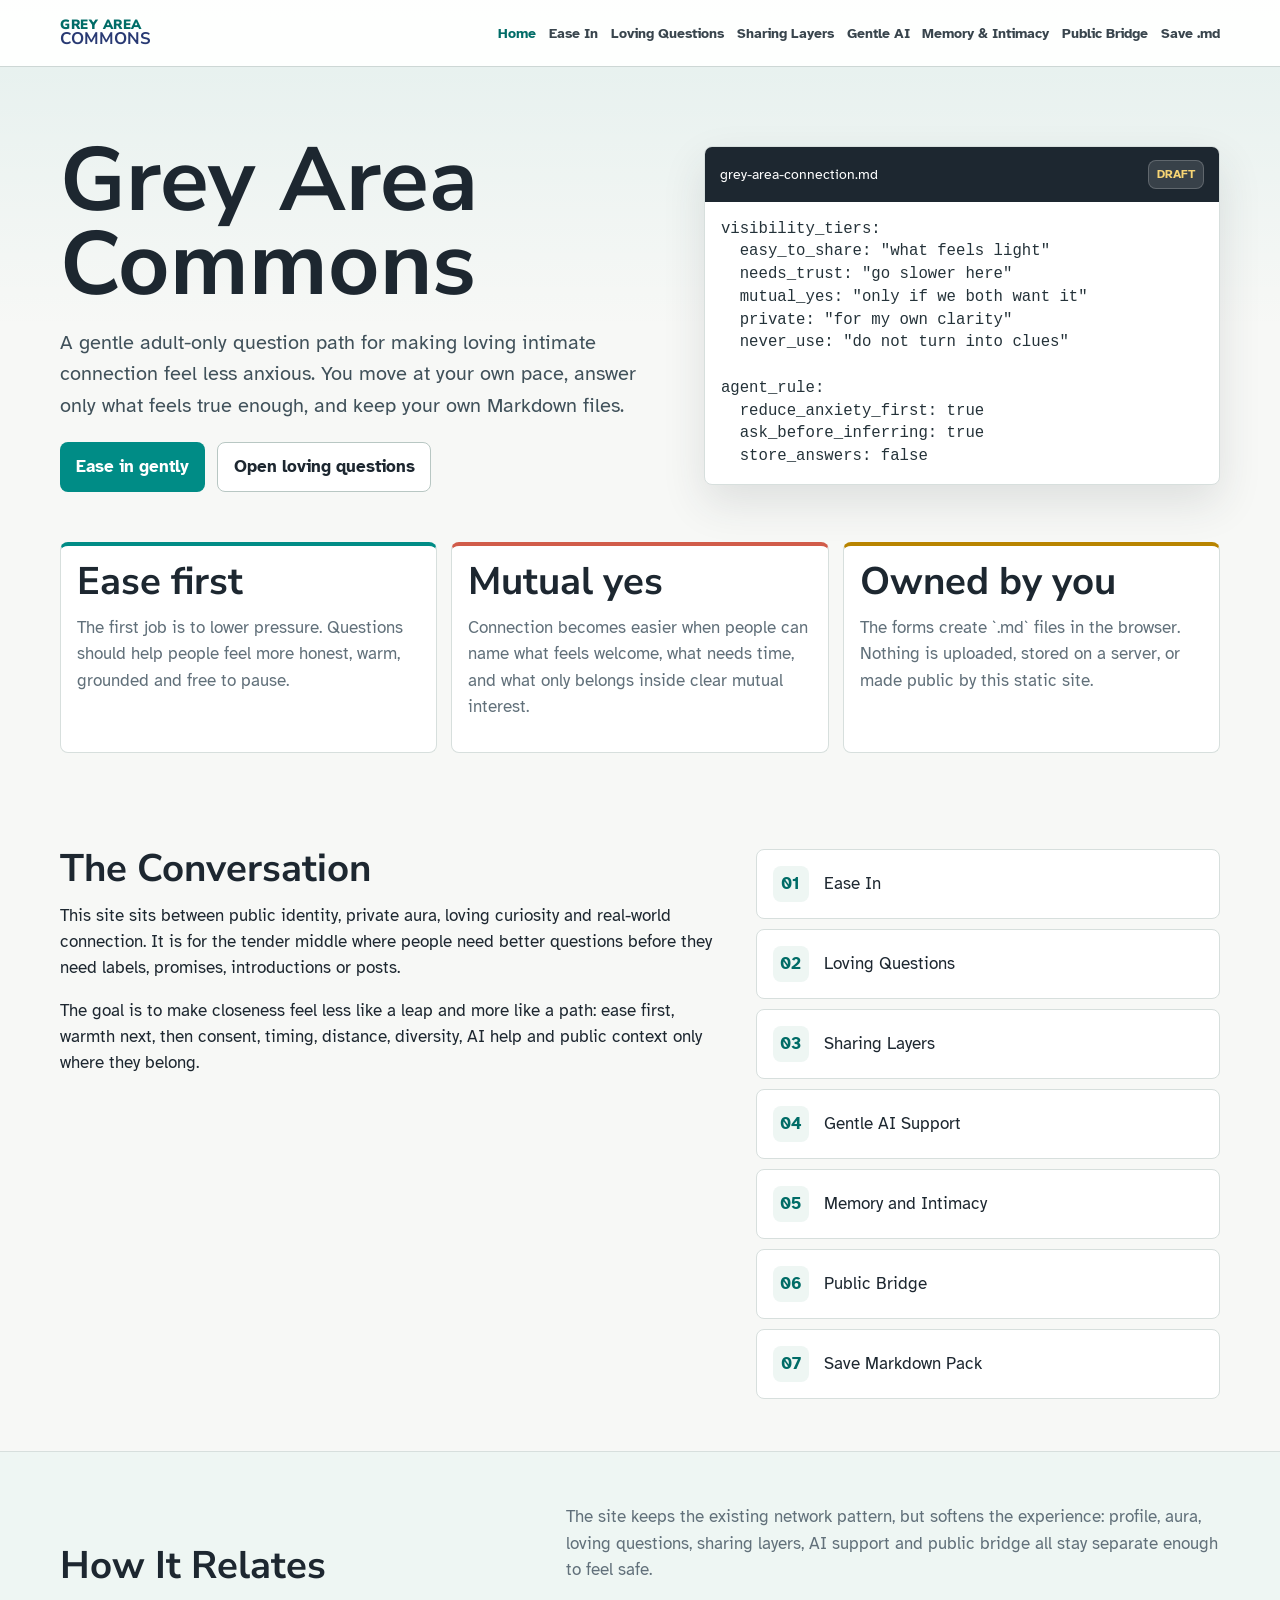
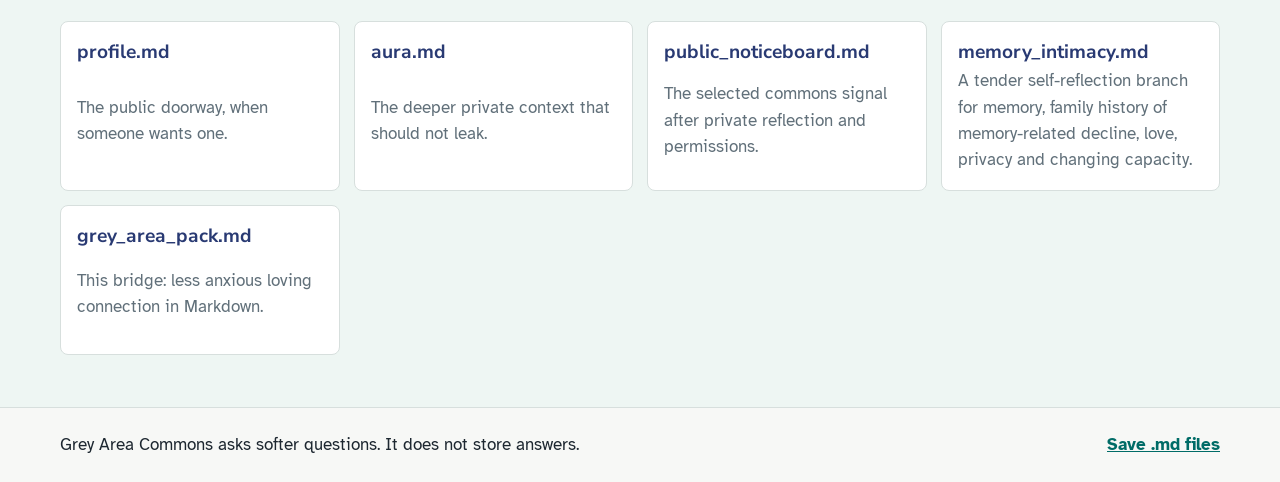
<file: index.html>
<!doctype html>
<html lang="en-AU">
  <head>
    <meta charset="utf-8">
    <meta name="viewport" content="width=device-width, initial-scale=1">
    <meta name="description" content="Grey Area Commons is an adult-only, privacy-preserving question and Markdown builder for consent-led connection.">
    <title>Grey Area Commons</title>
    <link rel="preconnect" href="https://fonts.googleapis.com">
    <link rel="preconnect" href="https://fonts.gstatic.com" crossorigin>
    <link href="https://fonts.googleapis.com/css2?family=Atkinson+Hyperlegible:wght@400;700&family=Nunito+Sans:wght@700;800;900&display=swap" rel="stylesheet">
    <link rel="stylesheet" href="assets/styles.css">
    <link rel="icon" type="image/png" sizes="32x32" href="assets/favicon-raster-32.png">
    <link rel="icon" type="image/png" sizes="192x192" href="assets/favicon-raster-192.png">
    <link rel="apple-touch-icon" sizes="180x180" href="assets/apple-touch-icon-raster-180.png">
</head>
  <body>
    <a class="skip-link" href="#main">Skip to content</a>
    <header class="site-header">
      <nav class="nav" aria-label="Main navigation">
        <a class="brand-mark" href="index.html" aria-label="Grey Area Commons home">
          <span>Grey Area</span>
          <strong>Commons</strong>
        </a>
        <button class="nav-toggle" type="button" aria-expanded="false" aria-controls="nav-links">Menu</button>
        <div class="nav-links" id="nav-links">
          <a aria-current="page" href="index.html">Home</a>
          <a href="aura-profile.html">Ease In</a>
          <a href="connections.html">Loving Questions</a>
          <a href="permissions.html">Sharing Layers</a>
          <a href="higher-minds.html">Gentle AI</a>
          <a href="clinical-pathway.html">Memory &amp; Intimacy</a>
          <a href="noticeboards.html">Public Bridge</a>
          <a href="export.html">Save .md</a>
        </div>
      </nav>
    </header>

    <main id="main">
      <section class="hero">
        <div class="container hero-grid">
          <div class="hero-copy">
            <h1>Grey Area Commons</h1>
            <p class="hero-lede">A gentle adult-only question path for making loving intimate connection feel less anxious. You move at your own pace, answer only what feels true enough, and keep your own Markdown files.</p>
            <div class="hero-actions">
              <a class="button primary" href="aura-profile.html">Ease in gently</a>
              <a class="button secondary" href="connections.html">Open loving questions</a>
            </div>
          </div>
          <aside class="preview-panel" aria-label="Markdown export preview">
            <div class="preview-toolbar">
              <span>grey-area-connection.md</span>
              <strong>draft</strong>
            </div>
            <pre><code>visibility_tiers:
  easy_to_share: "what feels light"
  needs_trust: "go slower here"
  mutual_yes: "only if we both want it"
  private: "for my own clarity"
  never_use: "do not turn into clues"

agent_rule:
  reduce_anxiety_first: true
  ask_before_inferring: true
  store_answers: false</code></pre>
          </aside>
        </div>
      </section>

      <section class="signal-band" aria-label="Core boundaries">
        <div class="container signal-grid">
          <article>
            <h2>Ease first</h2>
            <p>The first job is to lower pressure. Questions should help people feel more honest, warm, grounded and free to pause.</p>
          </article>
          <article>
            <h2>Mutual yes</h2>
            <p>Connection becomes easier when people can name what feels welcome, what needs time, and what only belongs inside clear mutual interest.</p>
          </article>
          <article>
            <h2>Owned by you</h2>
            <p>The forms create `.md` files in the browser. Nothing is uploaded, stored on a server, or made public by this static site.</p>
          </article>
        </div>
      </section>

      <section class="section">
        <div class="container split">
          <div>
            <h2>The Conversation</h2>
            <p>This site sits between public identity, private aura, loving curiosity and real-world connection. It is for the tender middle where people need better questions before they need labels, promises, introductions or posts.</p>
            <p>The goal is to make closeness feel less like a leap and more like a path: ease first, warmth next, then consent, timing, distance, diversity, AI help and public context only where they belong.</p>
          </div>
          <div class="path-list" aria-label="Site path">
            <a href="aura-profile.html"><span>01</span> Ease In</a>
            <a href="connections.html"><span>02</span> Loving Questions</a>
            <a href="permissions.html"><span>03</span> Sharing Layers</a>
            <a href="higher-minds.html"><span>04</span> Gentle AI Support</a>
            <a href="clinical-pathway.html"><span>05</span> Memory and Intimacy</a>
            <a href="noticeboards.html"><span>06</span> Public Bridge</a>
            <a href="export.html"><span>07</span> Save Markdown Pack</a>
          </div>
        </div>
      </section>

      <section class="section network-section">
        <div class="container">
          <div class="section-heading">
            <h2>How It Relates</h2>
            <p>The site keeps the existing network pattern, but softens the experience: profile, aura, loving questions, sharing layers, AI support and public bridge all stay separate enough to feel safe.</p>
          </div>
          <div class="network-grid">
            <a class="network-link" href="https://auraofintelligence.github.io/sbt_profile_starter/" target="_blank" rel="noreferrer">
              <strong>profile.md</strong>
              <span>The public doorway, when someone wants one.</span>
            </a>
            <a class="network-link" href="https://auraofintelligence.github.io/sbt_aura_builder/" target="_blank" rel="noreferrer">
              <strong>aura.md</strong>
              <span>The deeper private context that should not leak.</span>
            </a>
            <a class="network-link" href="https://auraofintelligence.github.io/straddie-noticeboard-network/public-noticeboard-builder.html" target="_blank" rel="noreferrer">
              <strong>public_noticeboard.md</strong>
              <span>The selected commons signal after private reflection and permissions.</span>
            </a>
            <a class="network-link" href="clinical-pathway.html">
              <strong>memory_intimacy.md</strong>
              <span>A tender self-reflection branch for memory, family history of memory-related decline, love, privacy and changing capacity.</span>
            </a>
            <a class="network-link" href="export.html">
              <strong>grey_area_pack.md</strong>
              <span>This bridge: less anxious loving connection in Markdown.</span>
            </a>
          </div>
        </div>
      </section>
    </main>

    <footer class="site-footer">
      <div class="container footer-grid">
        <p>Grey Area Commons asks softer questions. It does not store answers.</p>
        <a href="export.html">Save .md files</a>
      </div>
    </footer>
    <script src="assets/site.js?v=20260517-hint-map"></script>
  </body>
</html>
</file>
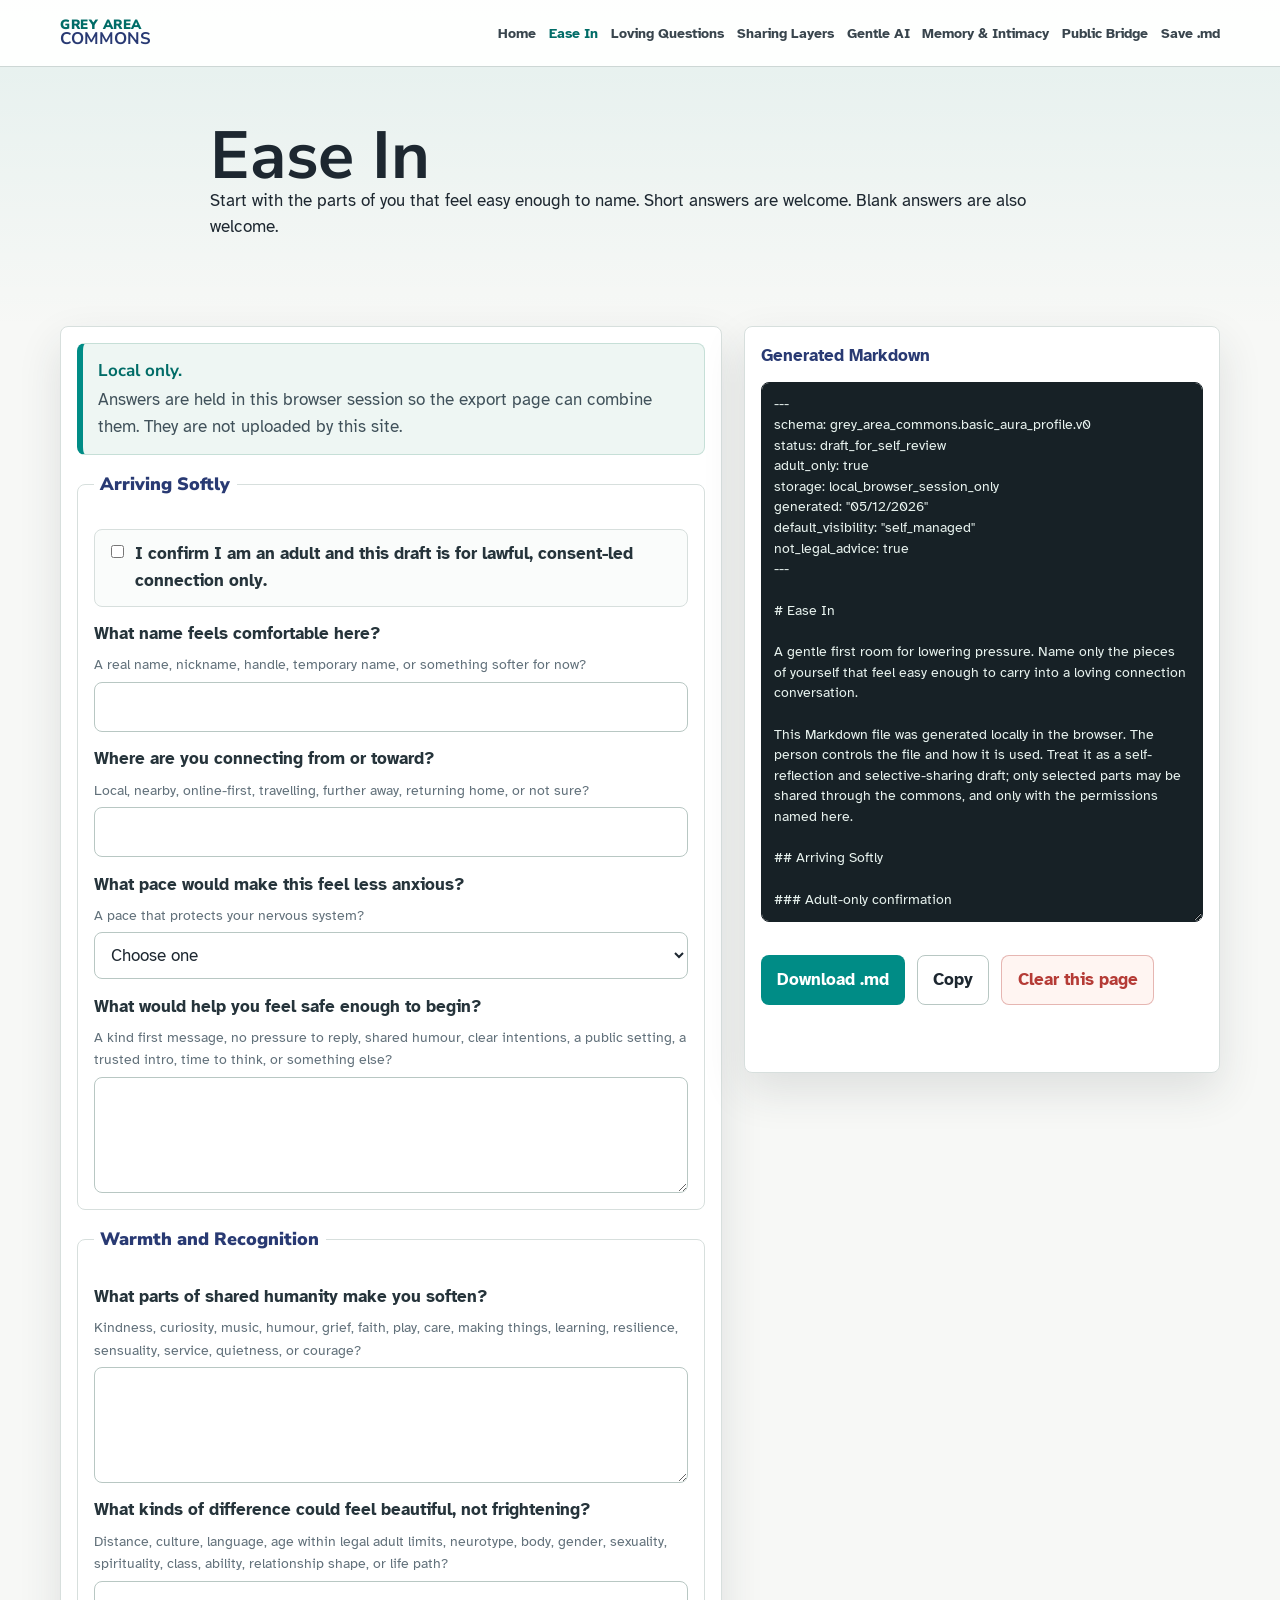
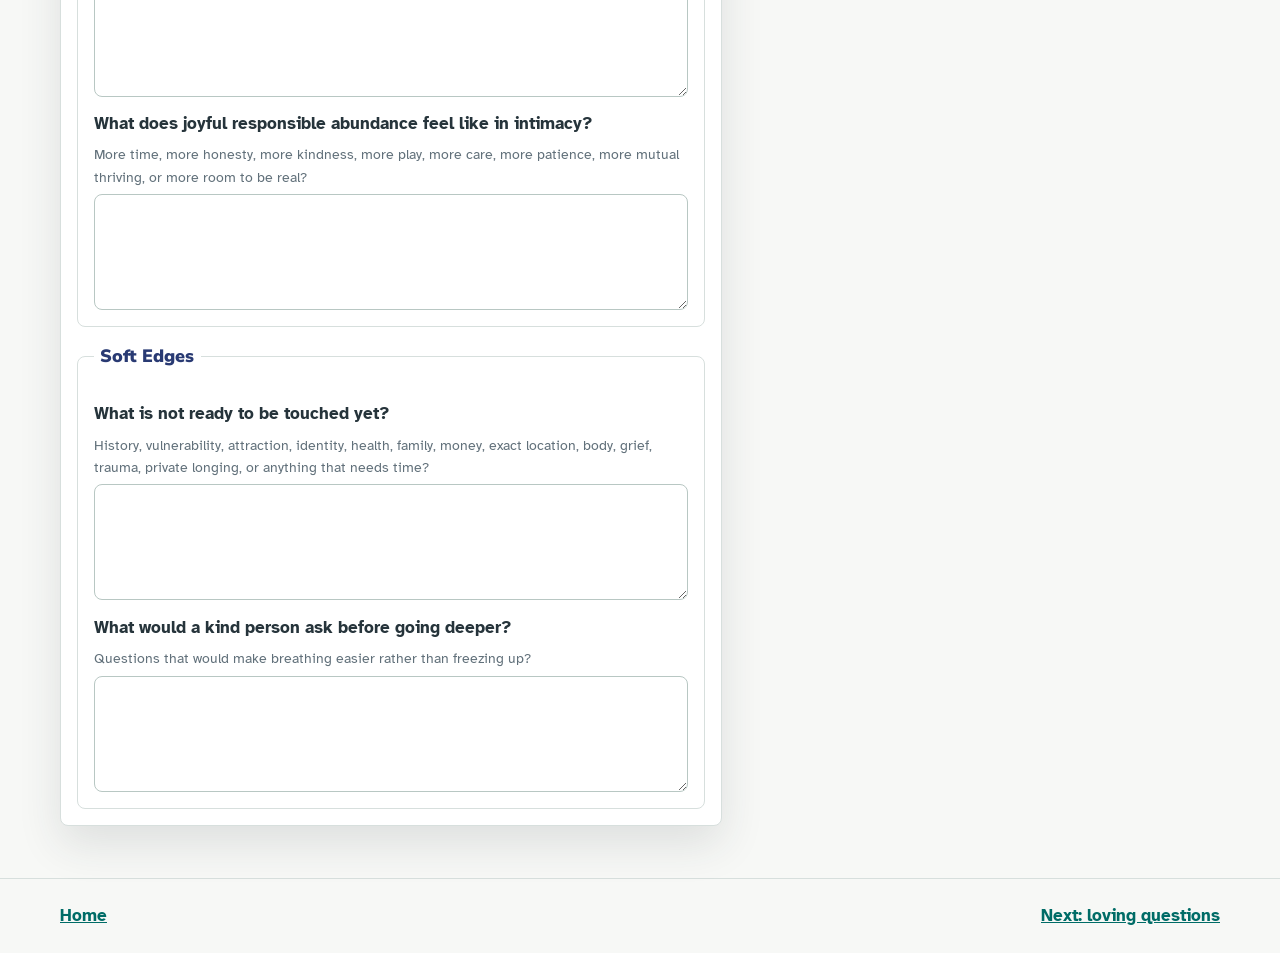
<file: aura-profile.html>
<!doctype html>
<html lang="en-AU">
  <head>
    <meta charset="utf-8">
    <meta name="viewport" content="width=device-width, initial-scale=1">
    <meta name="description" content="Build a basic adult aura profile Markdown file without uploading or storing answers.">
    <title>Ease In | Grey Area Commons</title>
    <link rel="preconnect" href="https://fonts.googleapis.com">
    <link rel="preconnect" href="https://fonts.gstatic.com" crossorigin>
    <link href="https://fonts.googleapis.com/css2?family=Atkinson+Hyperlegible:wght@400;700&family=Nunito+Sans:wght@700;800;900&display=swap" rel="stylesheet">
    <link rel="stylesheet" href="assets/styles.css">
    <link rel="icon" href="assets/favicon.svg" type="image/svg+xml">
  <link rel="shortcut icon" href="assets/favicon.ico" type="image/x-icon">
</head>
  <body>
    <a class="skip-link" href="#main">Skip to content</a>
    <header class="site-header">
      <nav class="nav" aria-label="Main navigation">
        <a class="brand-mark" href="index.html"><span>Grey Area</span><strong>Commons</strong></a>
        <button class="nav-toggle" type="button" aria-expanded="false" aria-controls="nav-links">Menu</button>
        <div class="nav-links" id="nav-links">
          <a href="index.html">Home</a>
          <a aria-current="page" href="aura-profile.html">Ease In</a>
          <a href="connections.html">Loving Questions</a>
          <a href="permissions.html">Sharing Layers</a>
          <a href="higher-minds.html">Gentle AI</a>
          <a href="clinical-pathway.html">Memory &amp; Intimacy</a>
          <a href="noticeboards.html">Public Bridge</a>
          <a href="export.html">Save .md</a>
        </div>
      </nav>
    </header>

    <main id="main" class="builder-page" data-builder="basicAura">
      <section class="page-hero">
        <div class="container narrow">
          <h1>Ease In</h1>
          <p>Start with the parts of you that feel easy enough to name. Short answers are welcome. Blank answers are also welcome.</p>
        </div>
      </section>
      <section class="section">
        <div class="container builder-layout">
          <div class="form-shell">
            <div class="boundary-note">
              <strong>Local only.</strong>
              <span>Answers are held in this browser session so the export page can combine them. They are not uploaded by this site.</span>
            </div>
            <form class="builder-form" data-builder-form></form>
          </div>
          <aside class="output-panel">
            <label for="markdownOutput">Generated Markdown</label>
            <textarea id="markdownOutput" class="markdown-output" spellcheck="false" data-markdown-output></textarea>
            <div class="builder-actions">
              <button class="button primary" type="button" data-download-md>Download .md</button>
              <button class="button secondary" type="button" data-copy-md>Copy</button>
              <button class="button danger" type="button" data-clear-builder>Clear this page</button>
            </div>
            <p class="status" aria-live="polite" data-status></p>
          </aside>
        </div>
      </section>
    </main>

    <footer class="site-footer"><div class="container footer-grid"><a href="index.html">Home</a><a href="connections.html">Next: loving questions</a></div></footer>
    <script src="assets/site.js?v=20260517-hint-map"></script>
  </body>
</html>
</file>
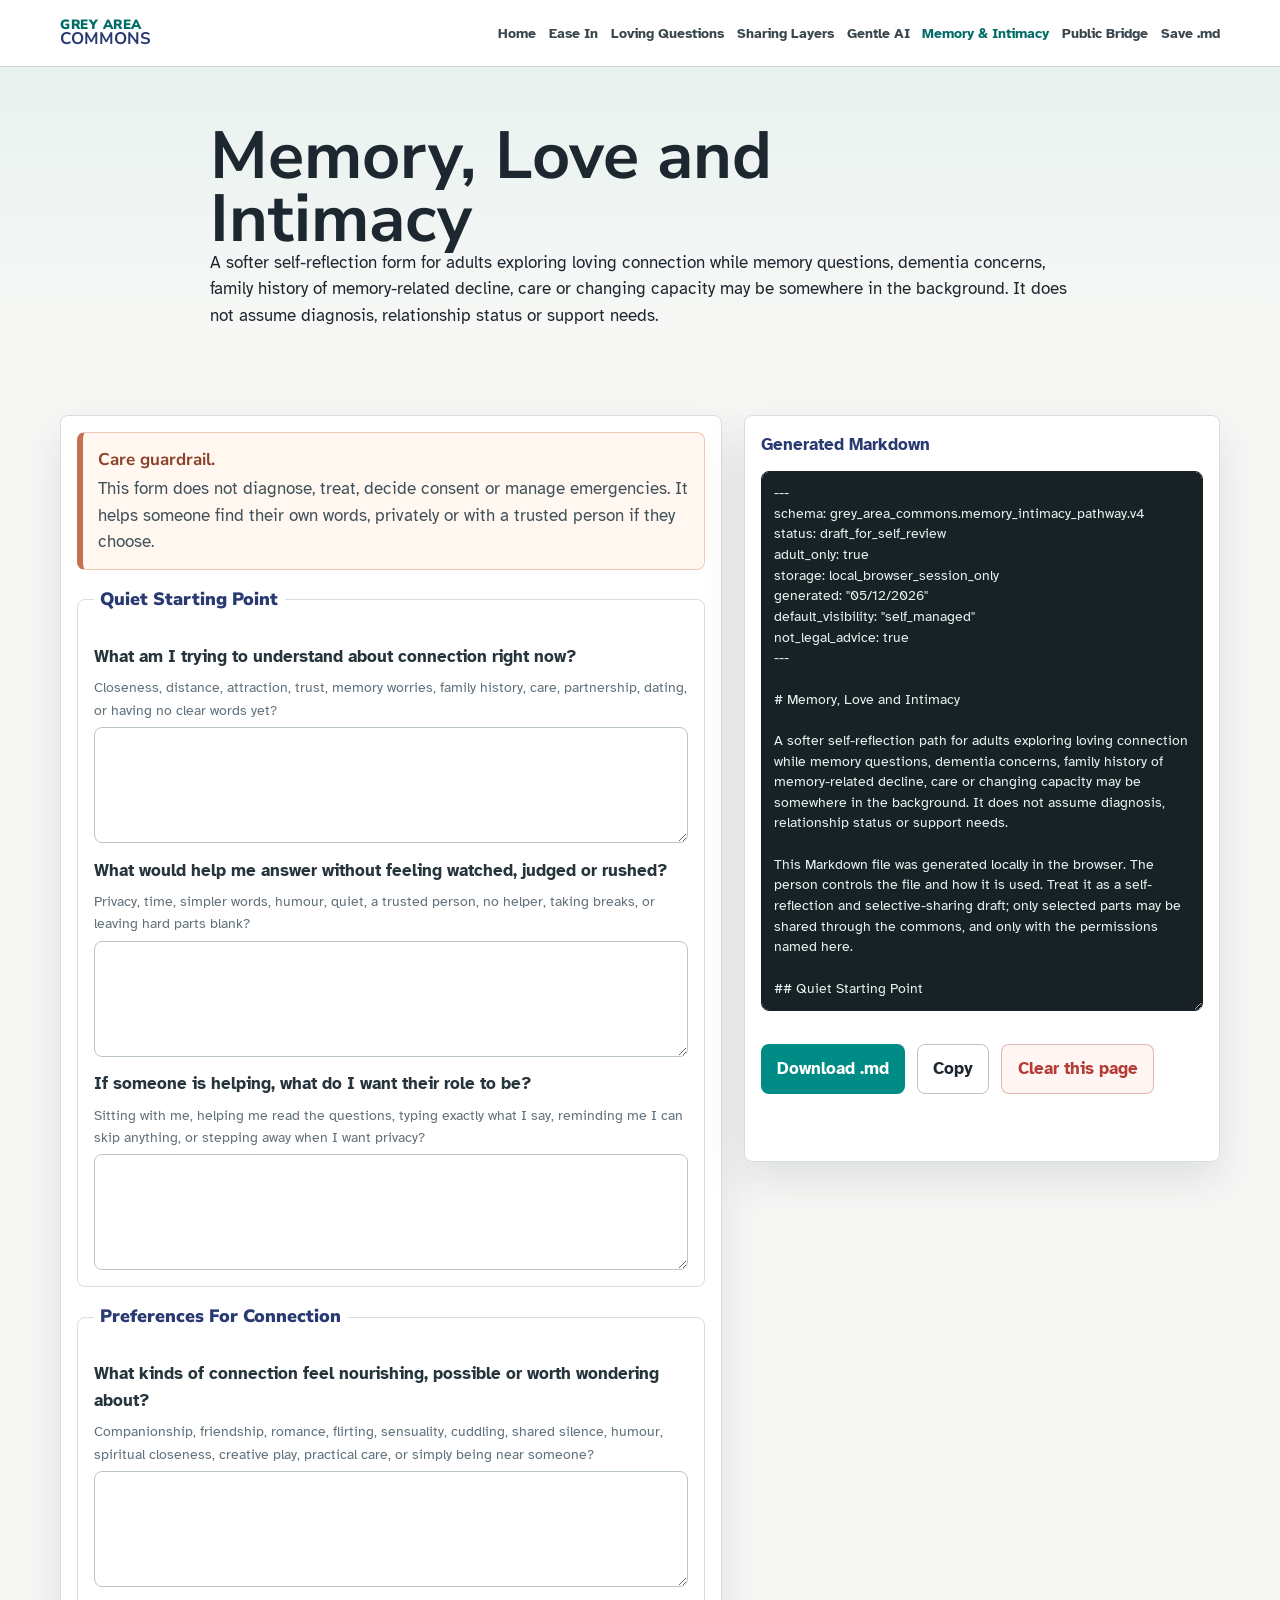
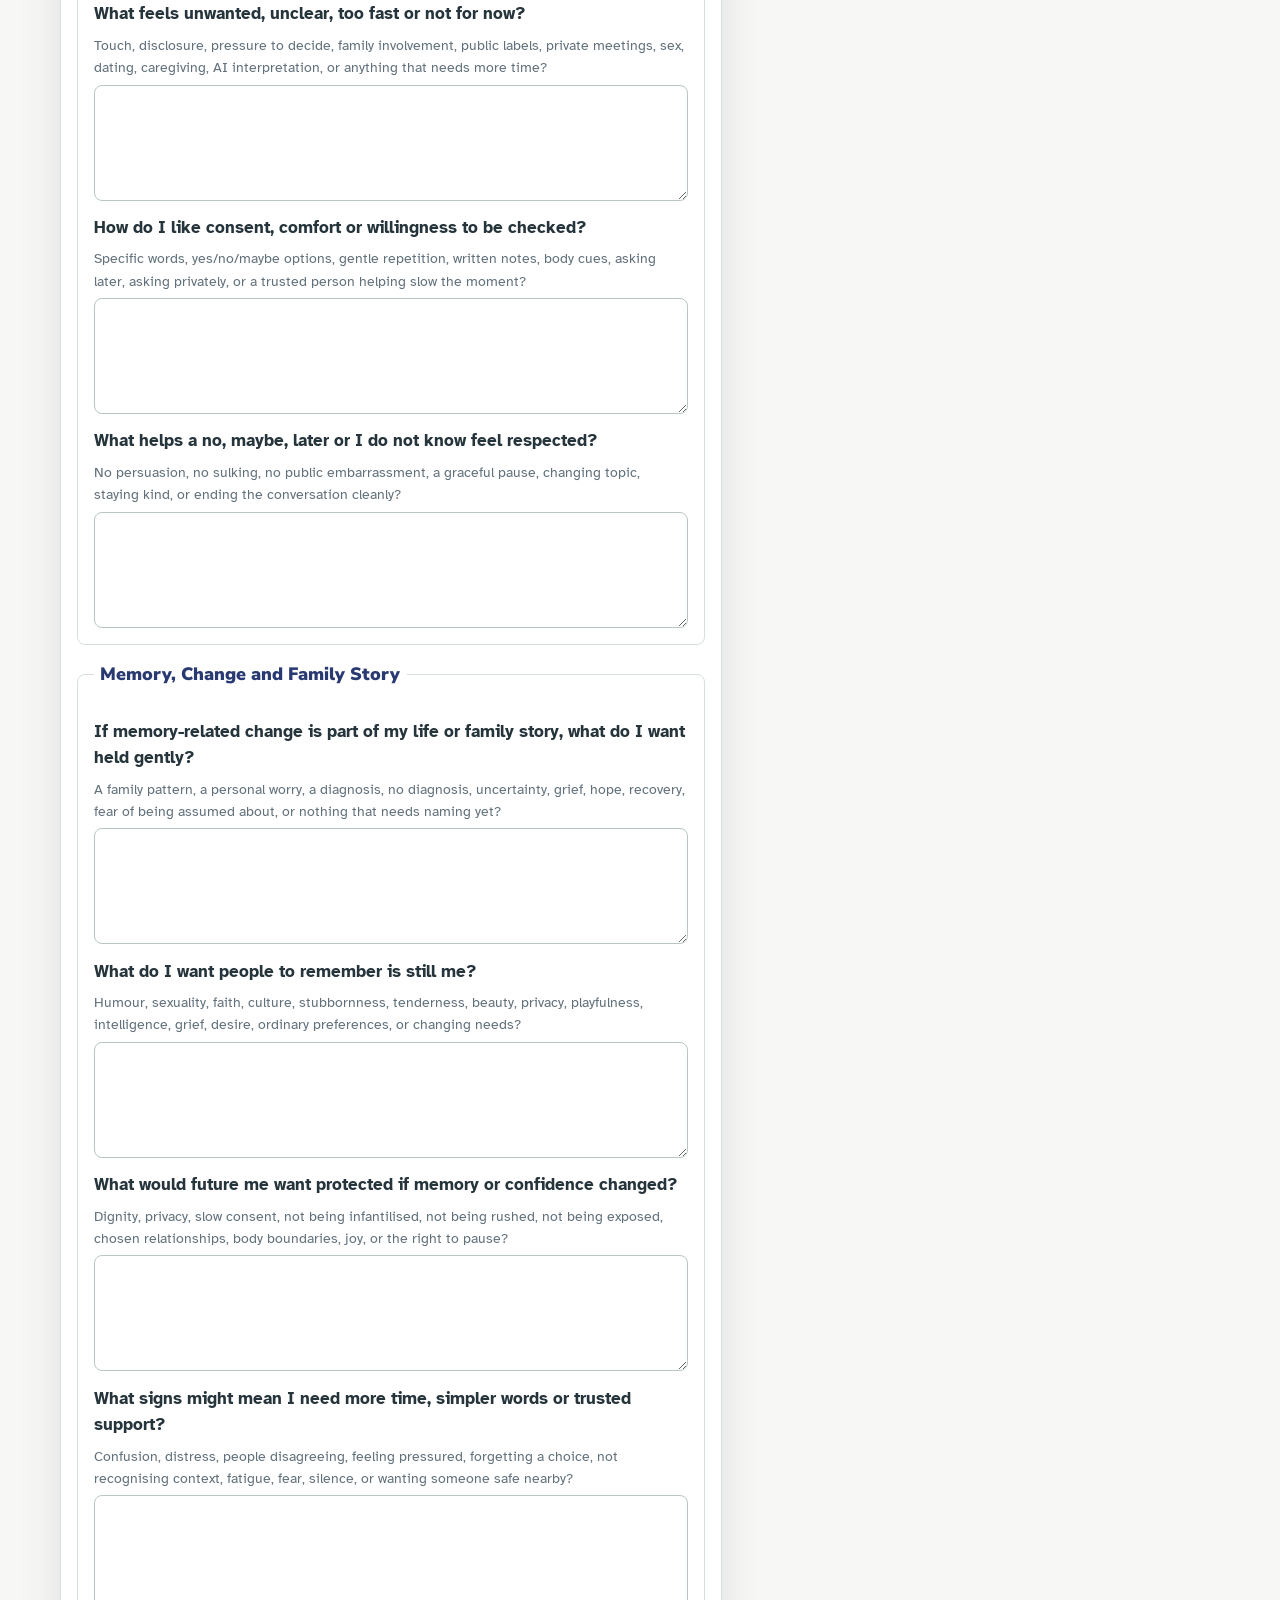
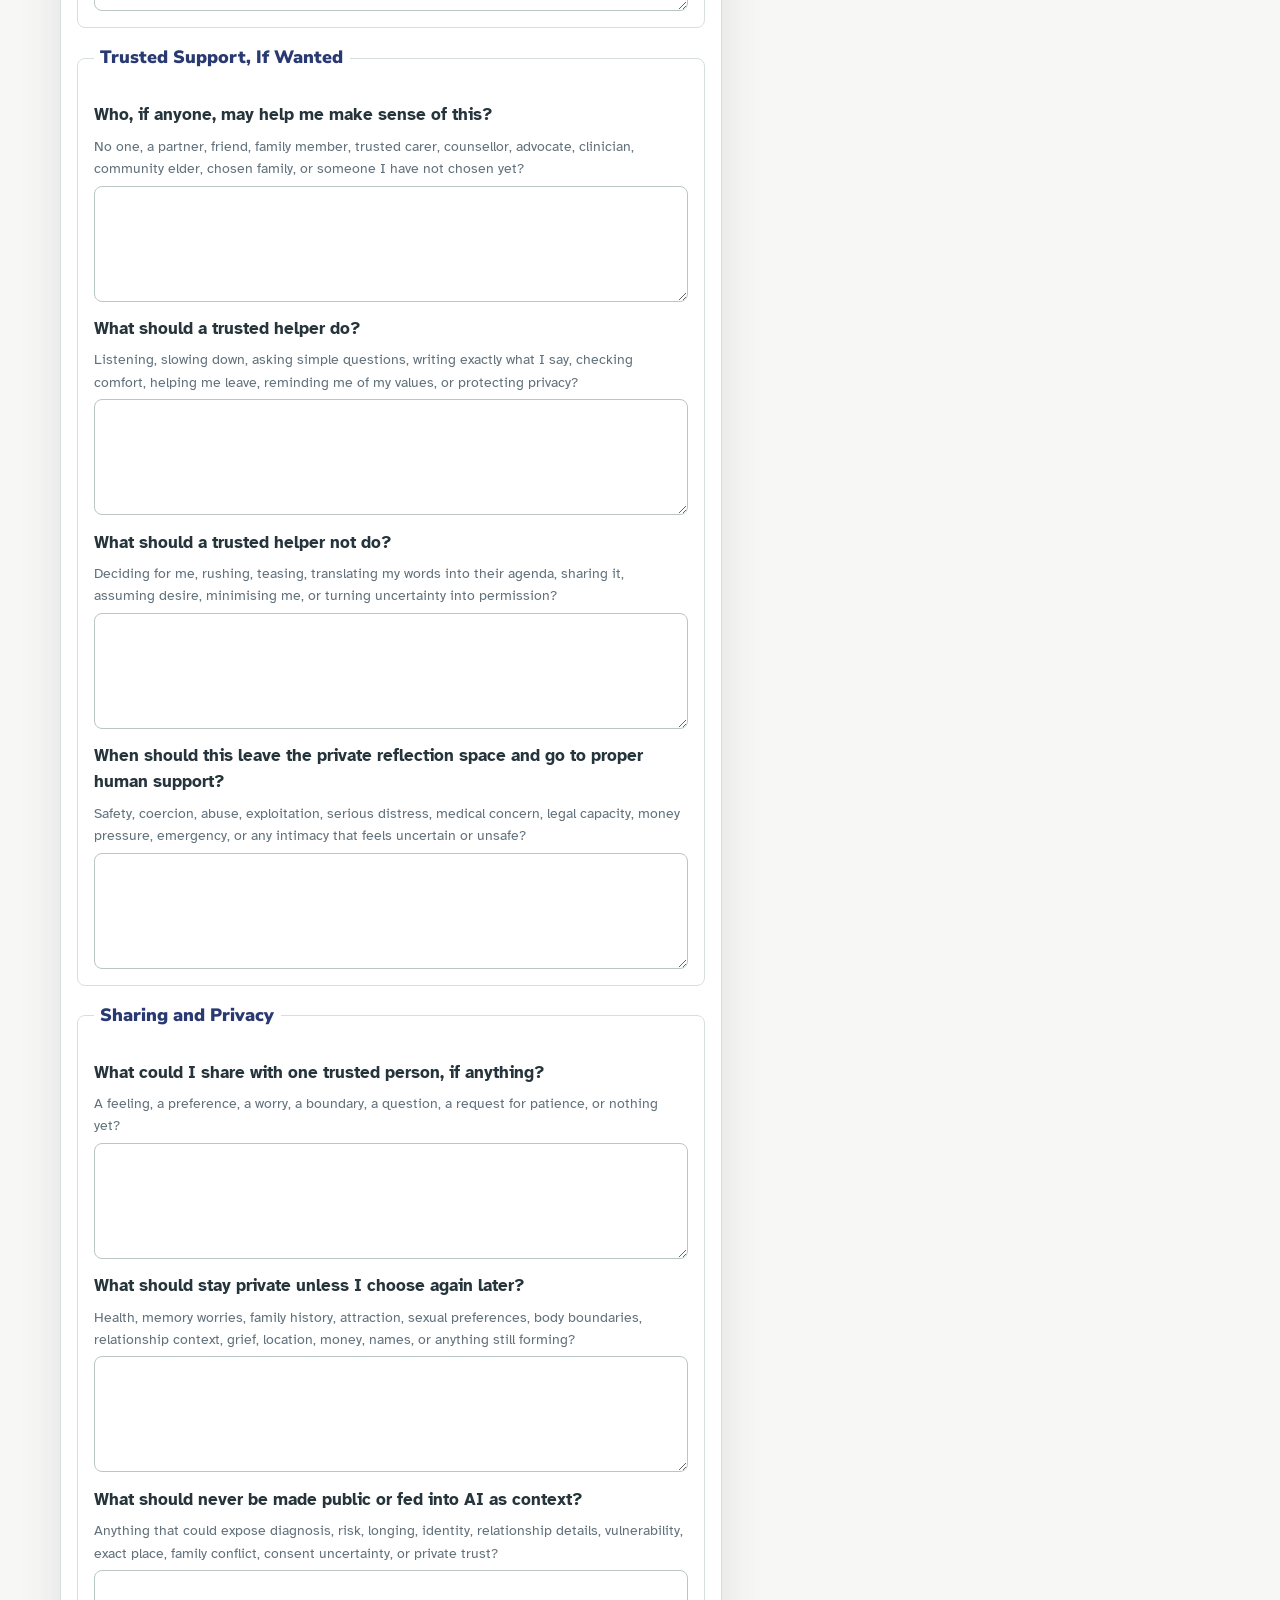
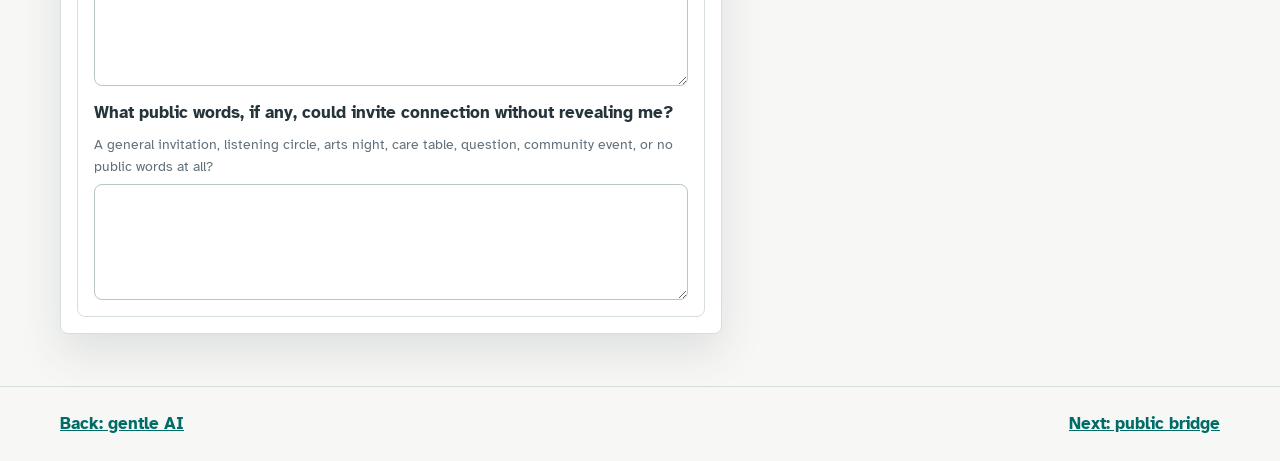
<file: clinical-pathway.html>
<!doctype html>
<html lang="en-AU">
  <head>
    <meta charset="utf-8">
    <meta name="viewport" content="width=device-width, initial-scale=1">
    <meta name="description" content="Build a privacy-preserving self-reflection Markdown draft for memory, family history of memory-related decline, love, intimacy, changing capacity and trusted support.">
    <title>Memory, Love and Intimacy | Grey Area Commons</title>
    <link rel="preconnect" href="https://fonts.googleapis.com">
    <link rel="preconnect" href="https://fonts.gstatic.com" crossorigin>
    <link href="https://fonts.googleapis.com/css2?family=Atkinson+Hyperlegible:wght@400;700&family=Nunito+Sans:wght@700;800;900&display=swap" rel="stylesheet">
    <link rel="stylesheet" href="assets/styles.css">
    <link rel="icon" href="assets/favicon.svg" type="image/svg+xml">
  <link rel="shortcut icon" href="assets/favicon.ico" type="image/x-icon">
</head>
  <body>
    <a class="skip-link" href="#main">Skip to content</a>
    <header class="site-header">
      <nav class="nav" aria-label="Main navigation">
        <a class="brand-mark" href="index.html"><span>Grey Area</span><strong>Commons</strong></a>
        <button class="nav-toggle" type="button" aria-expanded="false" aria-controls="nav-links">Menu</button>
        <div class="nav-links" id="nav-links">
          <a href="index.html">Home</a>
          <a href="aura-profile.html">Ease In</a>
          <a href="connections.html">Loving Questions</a>
          <a href="permissions.html">Sharing Layers</a>
          <a href="higher-minds.html">Gentle AI</a>
          <a aria-current="page" href="clinical-pathway.html">Memory &amp; Intimacy</a>
          <a href="noticeboards.html">Public Bridge</a>
          <a href="export.html">Save .md</a>
        </div>
      </nav>
    </header>

    <main id="main" class="builder-page" data-builder="clinicalPathway">
      <section class="page-hero">
        <div class="container narrow">
          <h1>Memory, Love and Intimacy</h1>
          <p>A softer self-reflection form for adults exploring loving connection while memory questions, dementia concerns, family history of memory-related decline, care or changing capacity may be somewhere in the background. It does not assume diagnosis, relationship status or support needs.</p>
        </div>
      </section>
      <section class="section">
        <div class="container builder-layout">
          <div class="form-shell">
            <div class="boundary-note tender">
              <strong>Care guardrail.</strong>
              <span>This form does not diagnose, treat, decide consent or manage emergencies. It helps someone find their own words, privately or with a trusted person if they choose.</span>
            </div>
            <form class="builder-form" data-builder-form></form>
          </div>
          <aside class="output-panel">
            <label for="markdownOutput">Generated Markdown</label>
            <textarea id="markdownOutput" class="markdown-output" spellcheck="false" data-markdown-output></textarea>
            <div class="builder-actions">
              <button class="button primary" type="button" data-download-md>Download .md</button>
              <button class="button secondary" type="button" data-copy-md>Copy</button>
              <button class="button danger" type="button" data-clear-builder>Clear this page</button>
            </div>
            <p class="status" aria-live="polite" data-status></p>
          </aside>
        </div>
      </section>
    </main>

    <footer class="site-footer"><div class="container footer-grid"><a href="higher-minds.html">Back: gentle AI</a><a href="noticeboards.html">Next: public bridge</a></div></footer>
    <script src="assets/site.js?v=20260517-hint-map"></script>
  </body>
</html>
</file>
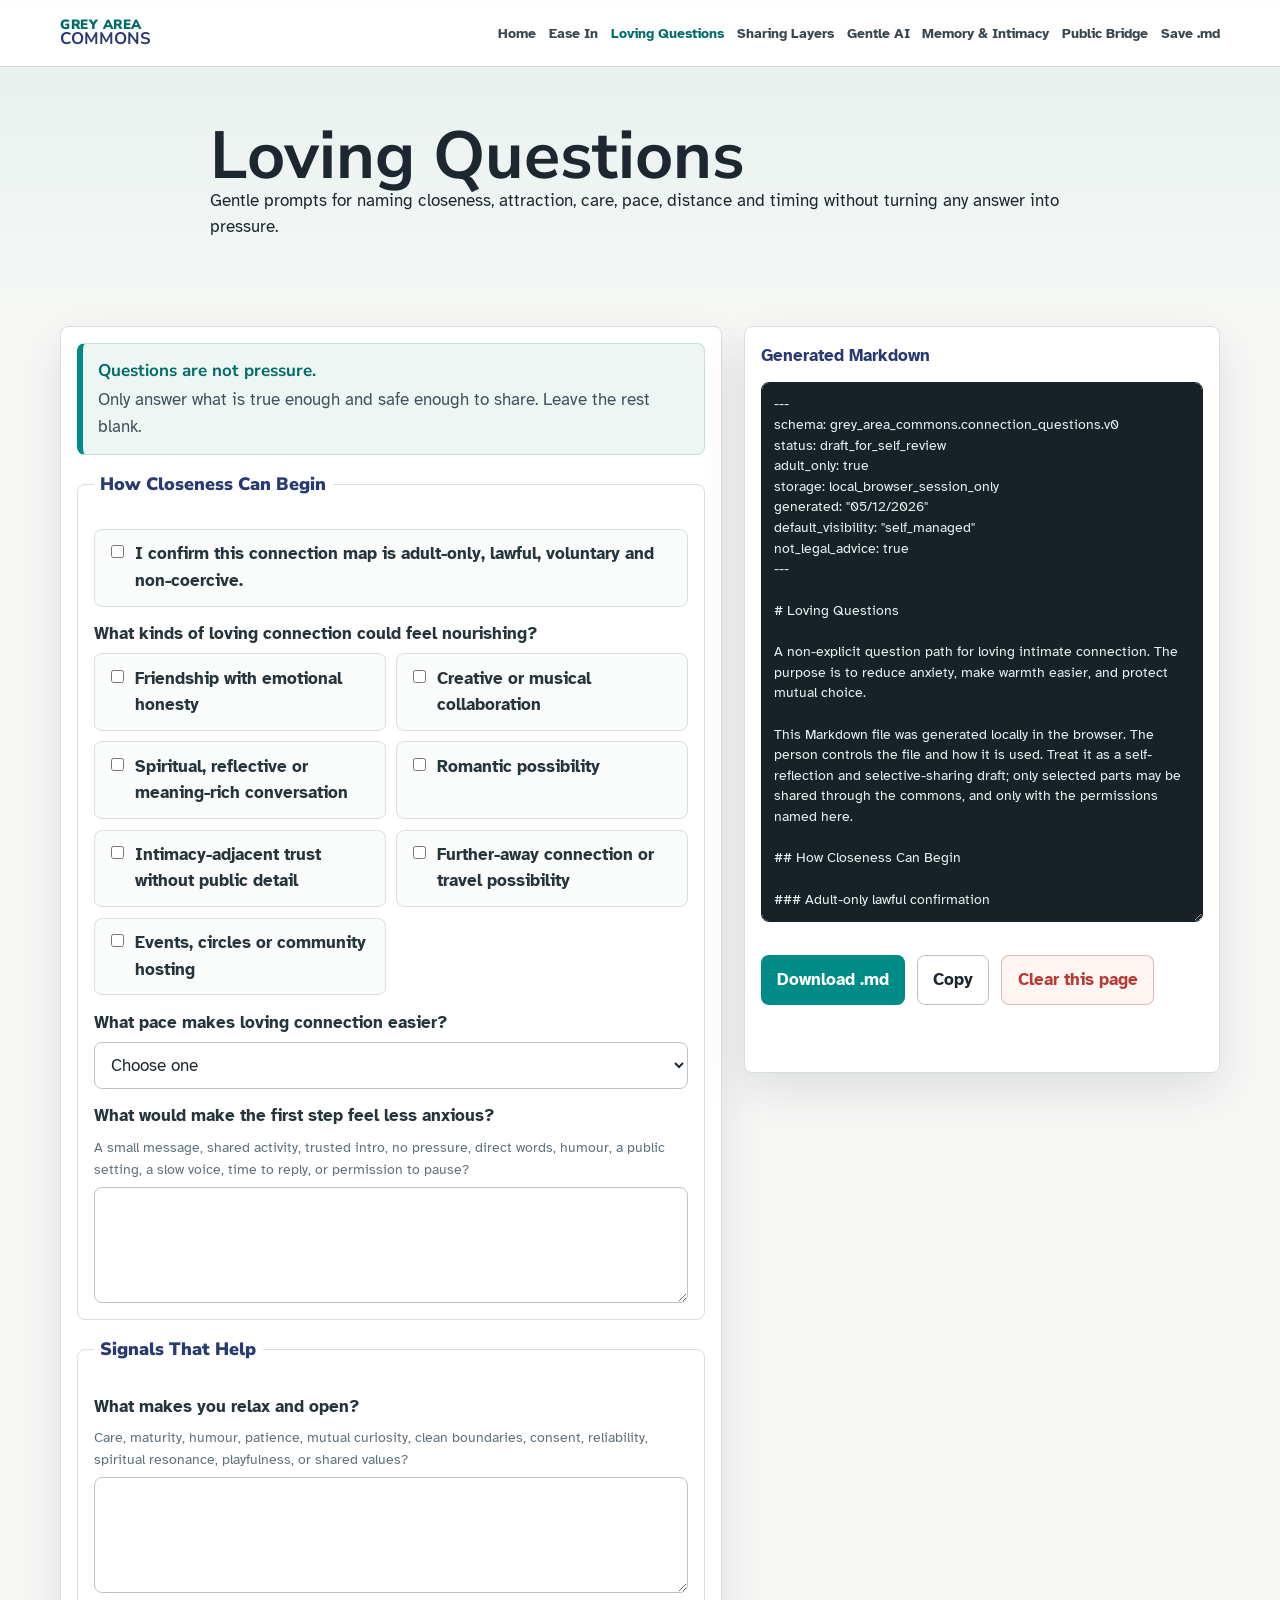
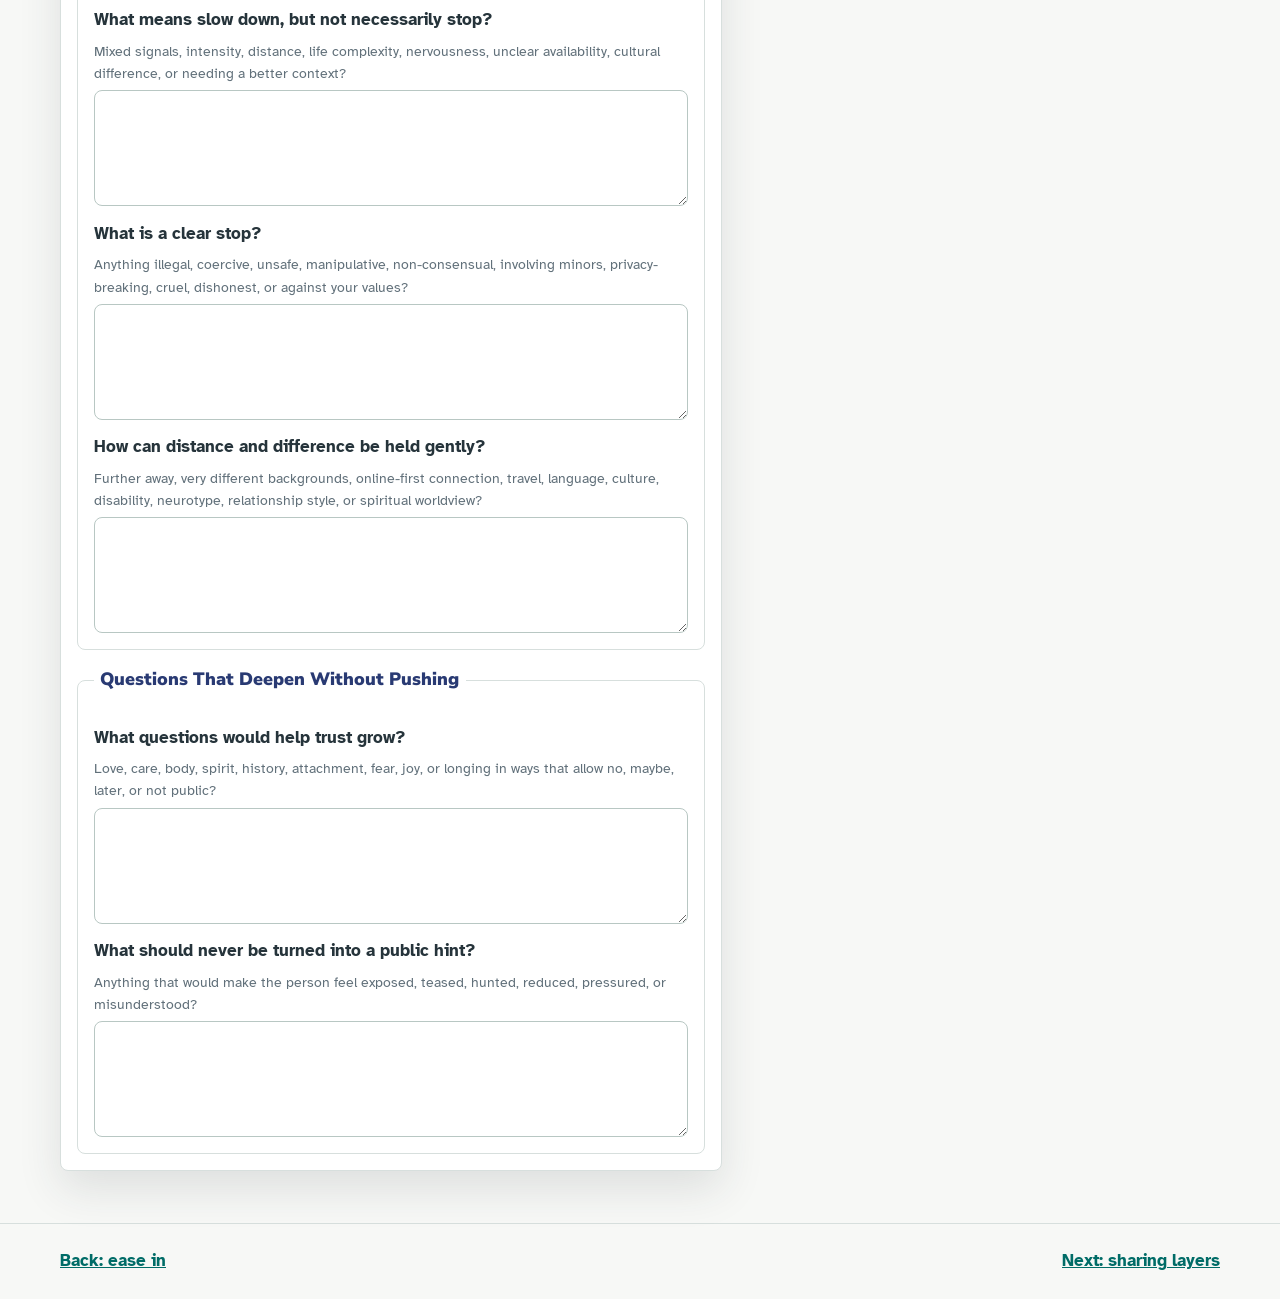
<file: connections.html>
<!doctype html>
<html lang="en-AU">
  <head>
    <meta charset="utf-8">
    <meta name="viewport" content="width=device-width, initial-scale=1">
    <meta name="description" content="Build a consent-led connection questions Markdown file for adult trust and intimacy-adjacent exploration.">
    <title>Loving Questions | Grey Area Commons</title>
    <link rel="preconnect" href="https://fonts.googleapis.com">
    <link rel="preconnect" href="https://fonts.gstatic.com" crossorigin>
    <link href="https://fonts.googleapis.com/css2?family=Atkinson+Hyperlegible:wght@400;700&family=Nunito+Sans:wght@700;800;900&display=swap" rel="stylesheet">
    <link rel="stylesheet" href="assets/styles.css">
    <link rel="icon" href="assets/favicon.svg" type="image/svg+xml">
  <link rel="shortcut icon" href="assets/favicon.ico" type="image/x-icon">
</head>
  <body>
    <a class="skip-link" href="#main">Skip to content</a>
    <header class="site-header">
      <nav class="nav" aria-label="Main navigation">
        <a class="brand-mark" href="index.html"><span>Grey Area</span><strong>Commons</strong></a>
        <button class="nav-toggle" type="button" aria-expanded="false" aria-controls="nav-links">Menu</button>
        <div class="nav-links" id="nav-links">
          <a href="index.html">Home</a>
          <a href="aura-profile.html">Ease In</a>
          <a aria-current="page" href="connections.html">Loving Questions</a>
          <a href="permissions.html">Sharing Layers</a>
          <a href="higher-minds.html">Gentle AI</a>
          <a href="clinical-pathway.html">Memory &amp; Intimacy</a>
          <a href="noticeboards.html">Public Bridge</a>
          <a href="export.html">Save .md</a>
        </div>
      </nav>
    </header>

    <main id="main" class="builder-page" data-builder="connections">
      <section class="page-hero">
        <div class="container narrow">
          <h1>Loving Questions</h1>
          <p>Gentle prompts for naming closeness, attraction, care, pace, distance and timing without turning any answer into pressure.</p>
        </div>
      </section>
      <section class="section">
        <div class="container builder-layout">
          <div class="form-shell">
            <div class="boundary-note">
              <strong>Questions are not pressure.</strong>
              <span>Only answer what is true enough and safe enough to share. Leave the rest blank.</span>
            </div>
            <form class="builder-form" data-builder-form></form>
          </div>
          <aside class="output-panel">
            <label for="markdownOutput">Generated Markdown</label>
            <textarea id="markdownOutput" class="markdown-output" spellcheck="false" data-markdown-output></textarea>
            <div class="builder-actions">
              <button class="button primary" type="button" data-download-md>Download .md</button>
              <button class="button secondary" type="button" data-copy-md>Copy</button>
              <button class="button danger" type="button" data-clear-builder>Clear this page</button>
            </div>
            <p class="status" aria-live="polite" data-status></p>
          </aside>
        </div>
      </section>
    </main>

    <footer class="site-footer"><div class="container footer-grid"><a href="aura-profile.html">Back: ease in</a><a href="permissions.html">Next: sharing layers</a></div></footer>
    <script src="assets/site.js?v=20260517-hint-map"></script>
  </body>
</html>
</file>
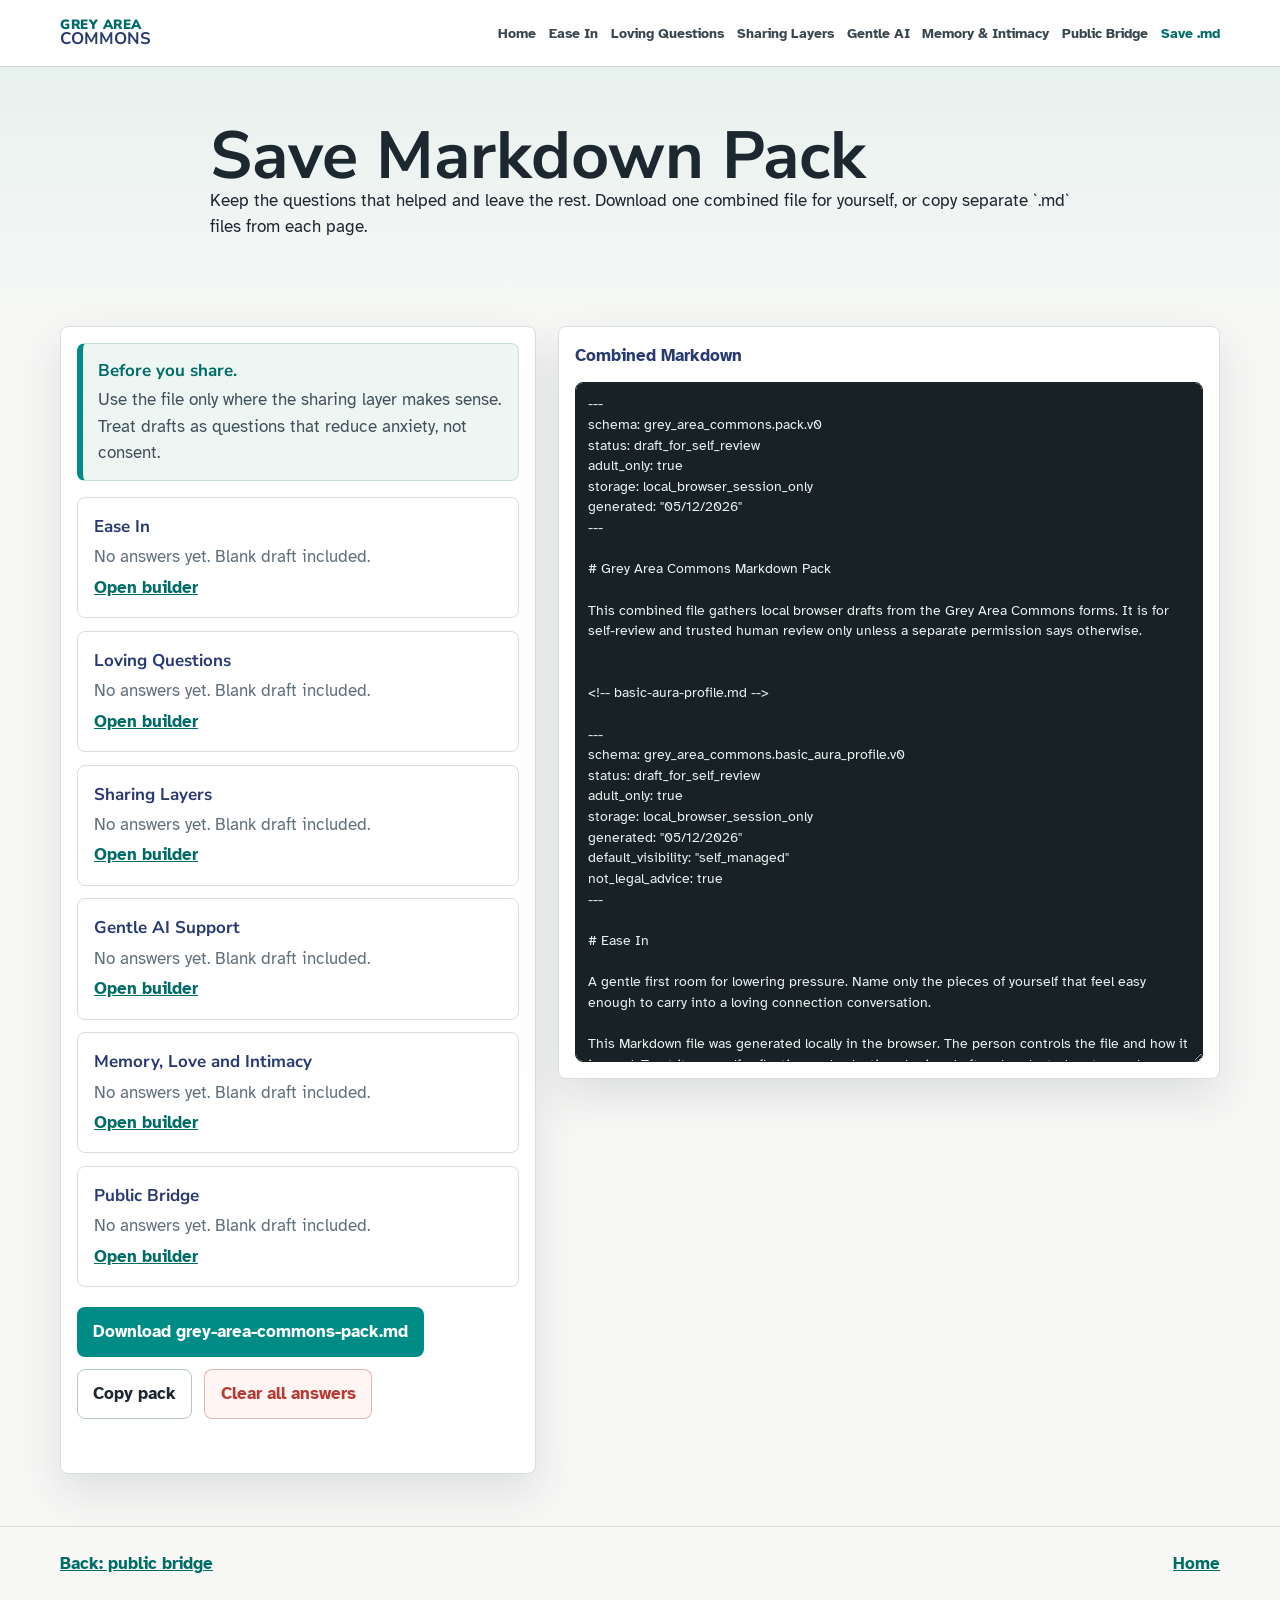
<file: export.html>
<!doctype html>
<html lang="en-AU">
  <head>
    <meta charset="utf-8">
    <meta name="viewport" content="width=device-width, initial-scale=1">
    <meta name="description" content="Review, copy, clear or download the combined Grey Area Commons Markdown pack.">
    <title>Save Markdown Pack | Grey Area Commons</title>
    <link rel="preconnect" href="https://fonts.googleapis.com">
    <link rel="preconnect" href="https://fonts.gstatic.com" crossorigin>
    <link href="https://fonts.googleapis.com/css2?family=Atkinson+Hyperlegible:wght@400;700&family=Nunito+Sans:wght@700;800;900&display=swap" rel="stylesheet">
    <link rel="stylesheet" href="assets/styles.css">
    <link rel="icon" href="assets/favicon.svg" type="image/svg+xml">
  <link rel="shortcut icon" href="assets/favicon.ico" type="image/x-icon">
</head>
  <body>
    <a class="skip-link" href="#main">Skip to content</a>
    <header class="site-header">
      <nav class="nav" aria-label="Main navigation">
        <a class="brand-mark" href="index.html"><span>Grey Area</span><strong>Commons</strong></a>
        <button class="nav-toggle" type="button" aria-expanded="false" aria-controls="nav-links">Menu</button>
        <div class="nav-links" id="nav-links">
          <a href="index.html">Home</a>
          <a href="aura-profile.html">Ease In</a>
          <a href="connections.html">Loving Questions</a>
          <a href="permissions.html">Sharing Layers</a>
          <a href="higher-minds.html">Gentle AI</a>
          <a href="clinical-pathway.html">Memory &amp; Intimacy</a>
          <a href="noticeboards.html">Public Bridge</a>
          <a aria-current="page" href="export.html">Save .md</a>
        </div>
      </nav>
    </header>

    <main id="main">
      <section class="page-hero">
        <div class="container narrow">
          <h1>Save Markdown Pack</h1>
          <p>Keep the questions that helped and leave the rest. Download one combined file for yourself, or copy separate `.md` files from each page.</p>
        </div>
      </section>
      <section class="section">
        <div class="container export-layout">
          <div class="export-tools">
            <div class="boundary-note">
              <strong>Before you share.</strong>
              <span>Use the file only where the sharing layer makes sense. Treat drafts as questions that reduce anxiety, not consent.</span>
            </div>
            <div class="export-list" data-export-list></div>
            <div class="builder-actions">
              <button class="button primary" type="button" data-download-pack>Download grey-area-commons-pack.md</button>
              <button class="button secondary" type="button" data-copy-pack>Copy pack</button>
              <button class="button danger" type="button" data-clear-all>Clear all answers</button>
            </div>
            <p class="status" aria-live="polite" data-status></p>
          </div>
          <aside class="output-panel wide">
            <label for="combinedOutput">Combined Markdown</label>
            <textarea id="combinedOutput" class="markdown-output pack-output" spellcheck="false" data-combined-output></textarea>
          </aside>
        </div>
      </section>
    </main>

    <footer class="site-footer"><div class="container footer-grid"><a href="noticeboards.html">Back: public bridge</a><a href="index.html">Home</a></div></footer>
    <script src="assets/site.js?v=20260517-hint-map"></script>
  </body>
</html>
</file>
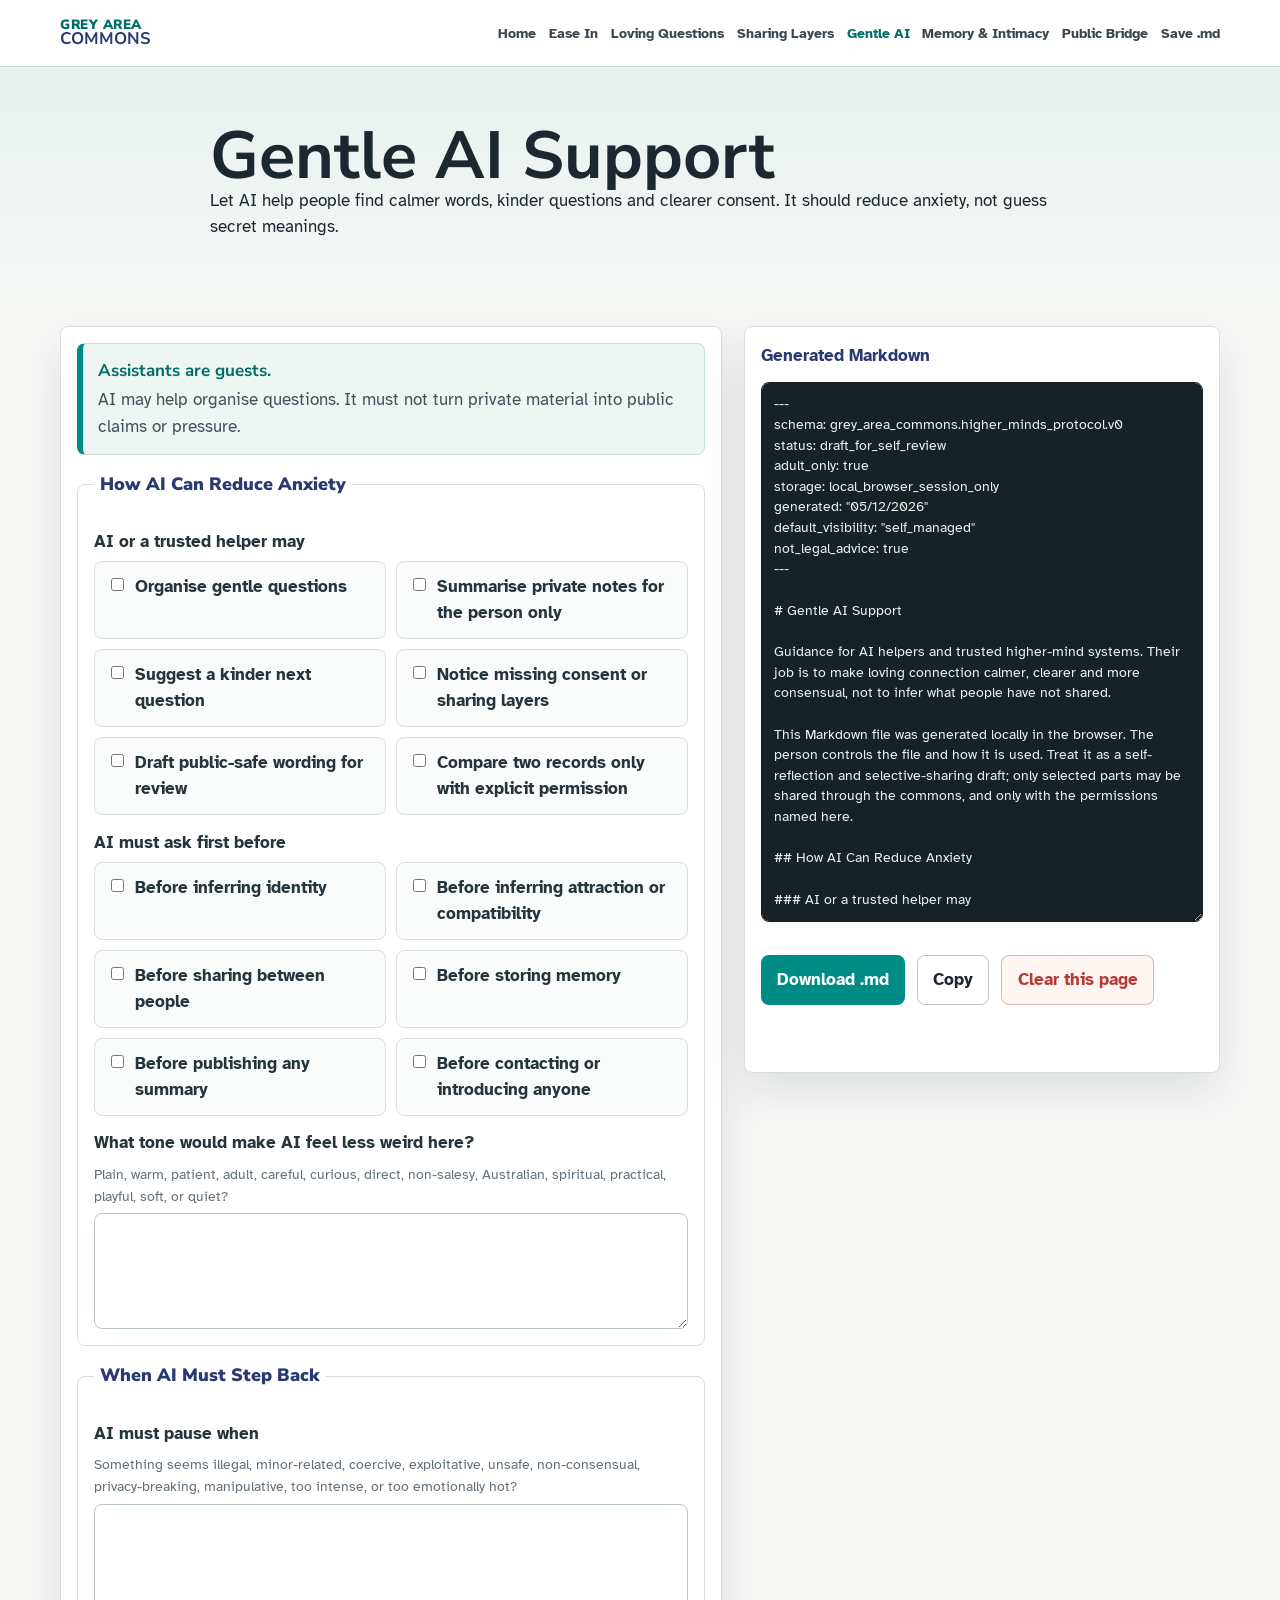
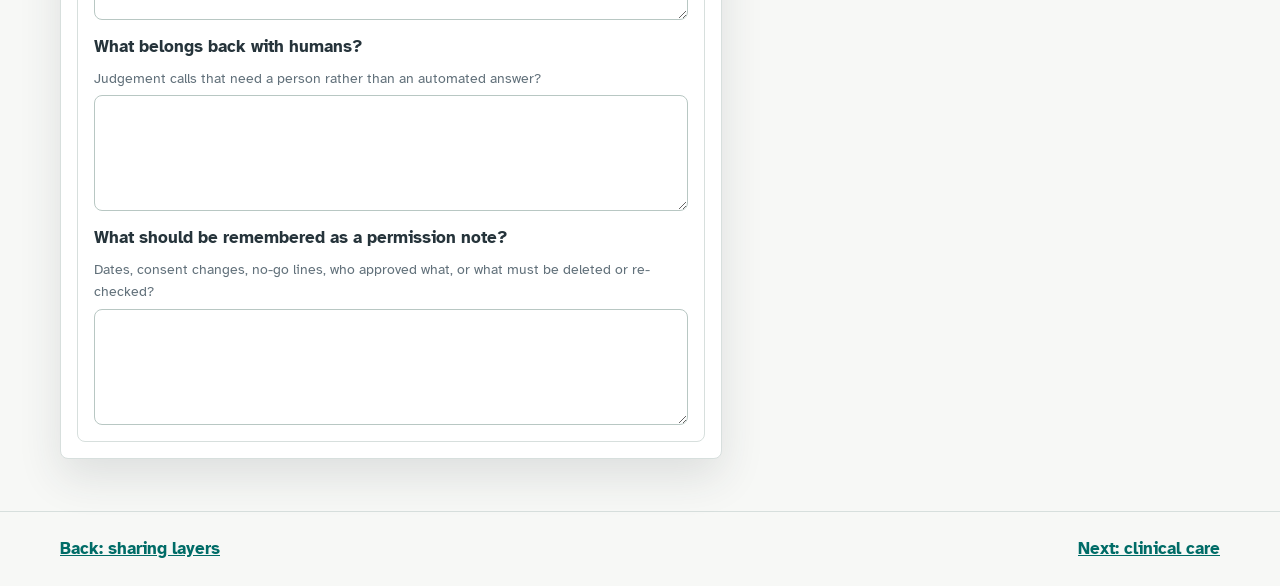
<file: higher-minds.html>
<!doctype html>
<html lang="en-AU">
  <head>
    <meta charset="utf-8">
    <meta name="viewport" content="width=device-width, initial-scale=1">
    <meta name="description" content="Build a higher minds protocol Markdown file for responsible AI interaction with private adult connection material.">
    <title>Gentle AI Support | Grey Area Commons</title>
    <link rel="preconnect" href="https://fonts.googleapis.com">
    <link rel="preconnect" href="https://fonts.gstatic.com" crossorigin>
    <link href="https://fonts.googleapis.com/css2?family=Atkinson+Hyperlegible:wght@400;700&family=Nunito+Sans:wght@700;800;900&display=swap" rel="stylesheet">
    <link rel="stylesheet" href="assets/styles.css">
    <link rel="icon" href="assets/favicon.svg" type="image/svg+xml">
  <link rel="shortcut icon" href="assets/favicon.ico" type="image/x-icon">
</head>
  <body>
    <a class="skip-link" href="#main">Skip to content</a>
    <header class="site-header">
      <nav class="nav" aria-label="Main navigation">
        <a class="brand-mark" href="index.html"><span>Grey Area</span><strong>Commons</strong></a>
        <button class="nav-toggle" type="button" aria-expanded="false" aria-controls="nav-links">Menu</button>
        <div class="nav-links" id="nav-links">
          <a href="index.html">Home</a>
          <a href="aura-profile.html">Ease In</a>
          <a href="connections.html">Loving Questions</a>
          <a href="permissions.html">Sharing Layers</a>
          <a aria-current="page" href="higher-minds.html">Gentle AI</a>
          <a href="clinical-pathway.html">Memory &amp; Intimacy</a>
          <a href="noticeboards.html">Public Bridge</a>
          <a href="export.html">Save .md</a>
        </div>
      </nav>
    </header>

    <main id="main" class="builder-page" data-builder="higherMinds">
      <section class="page-hero">
        <div class="container narrow">
          <h1>Gentle AI Support</h1>
          <p>Let AI help people find calmer words, kinder questions and clearer consent. It should reduce anxiety, not guess secret meanings.</p>
        </div>
      </section>
      <section class="section">
        <div class="container builder-layout">
          <div class="form-shell">
            <div class="boundary-note">
              <strong>Assistants are guests.</strong>
              <span>AI may help organise questions. It must not turn private material into public claims or pressure.</span>
            </div>
            <form class="builder-form" data-builder-form></form>
          </div>
          <aside class="output-panel">
            <label for="markdownOutput">Generated Markdown</label>
            <textarea id="markdownOutput" class="markdown-output" spellcheck="false" data-markdown-output></textarea>
            <div class="builder-actions">
              <button class="button primary" type="button" data-download-md>Download .md</button>
              <button class="button secondary" type="button" data-copy-md>Copy</button>
              <button class="button danger" type="button" data-clear-builder>Clear this page</button>
            </div>
            <p class="status" aria-live="polite" data-status></p>
          </aside>
        </div>
      </section>
    </main>

    <footer class="site-footer"><div class="container footer-grid"><a href="permissions.html">Back: sharing layers</a><a href="clinical-pathway.html">Next: clinical care</a></div></footer>
    <script src="assets/site.js?v=20260517-hint-map"></script>
  </body>
</html>
</file>
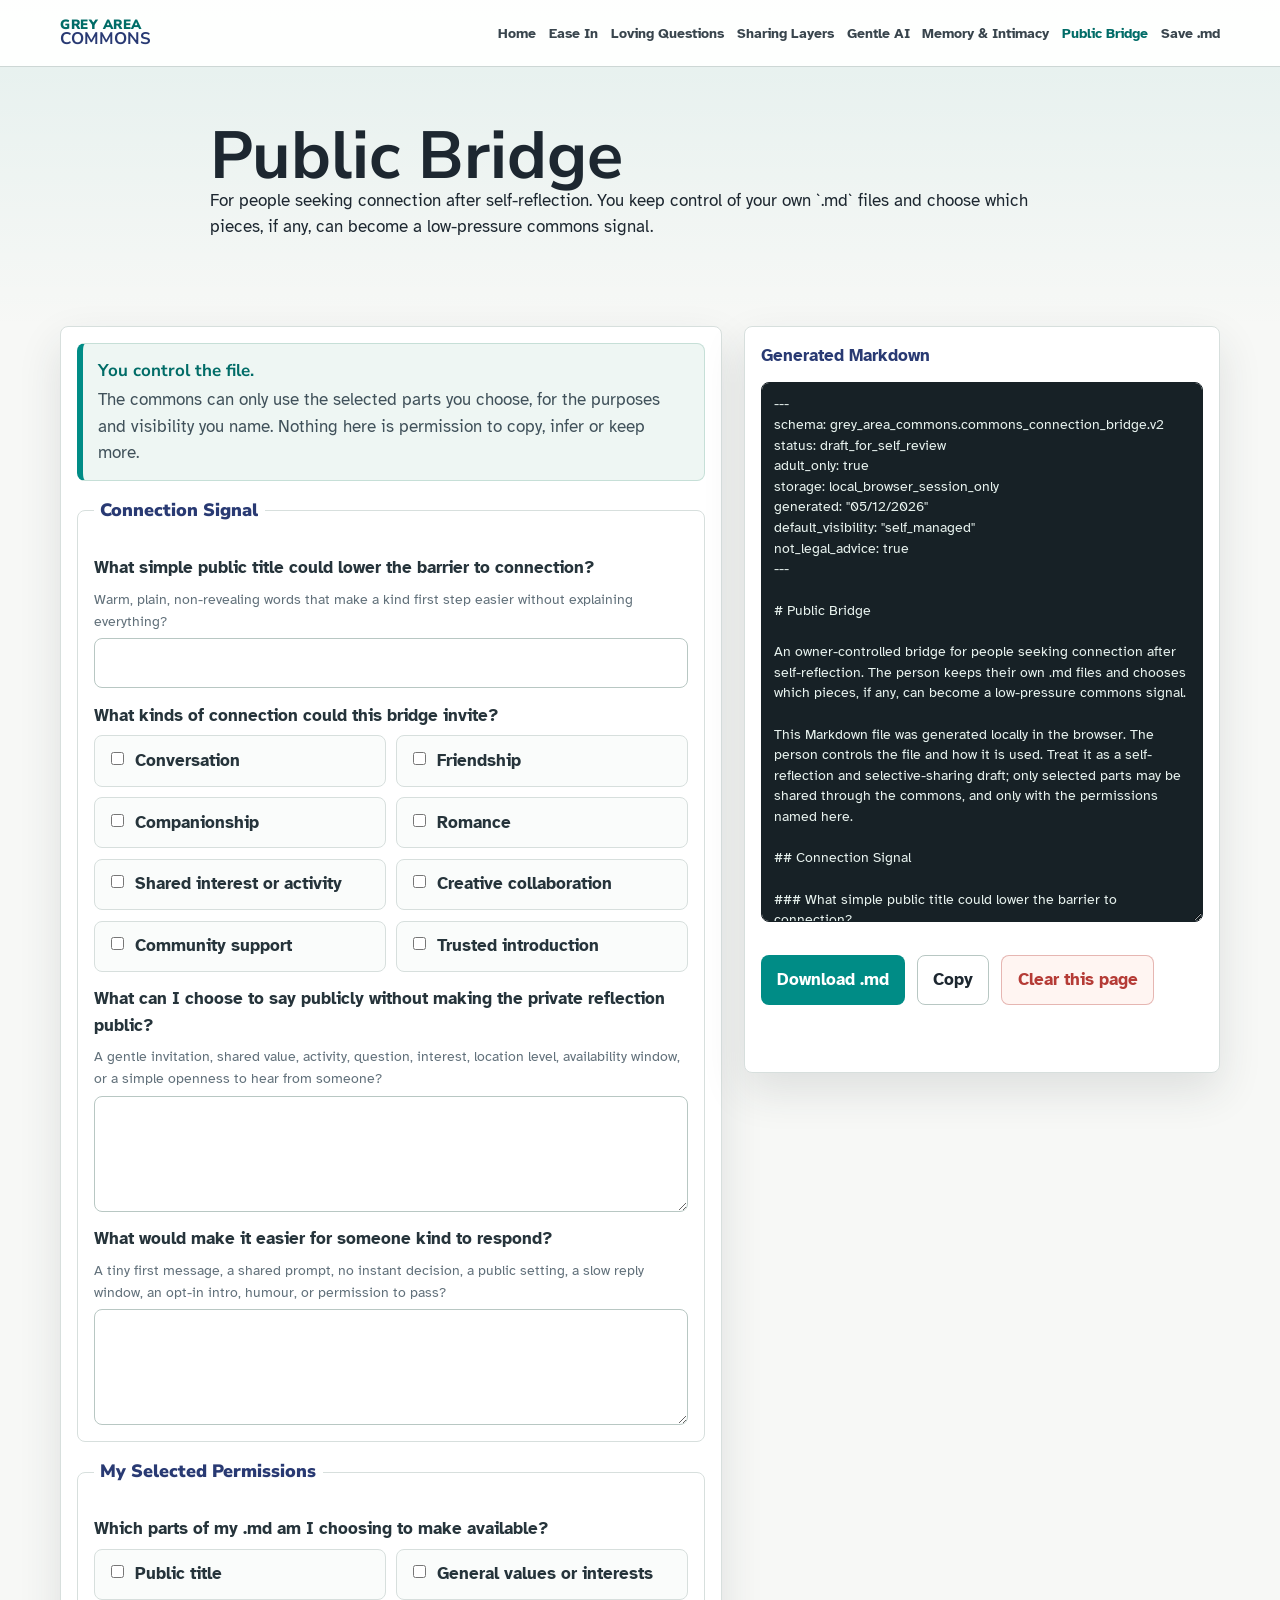
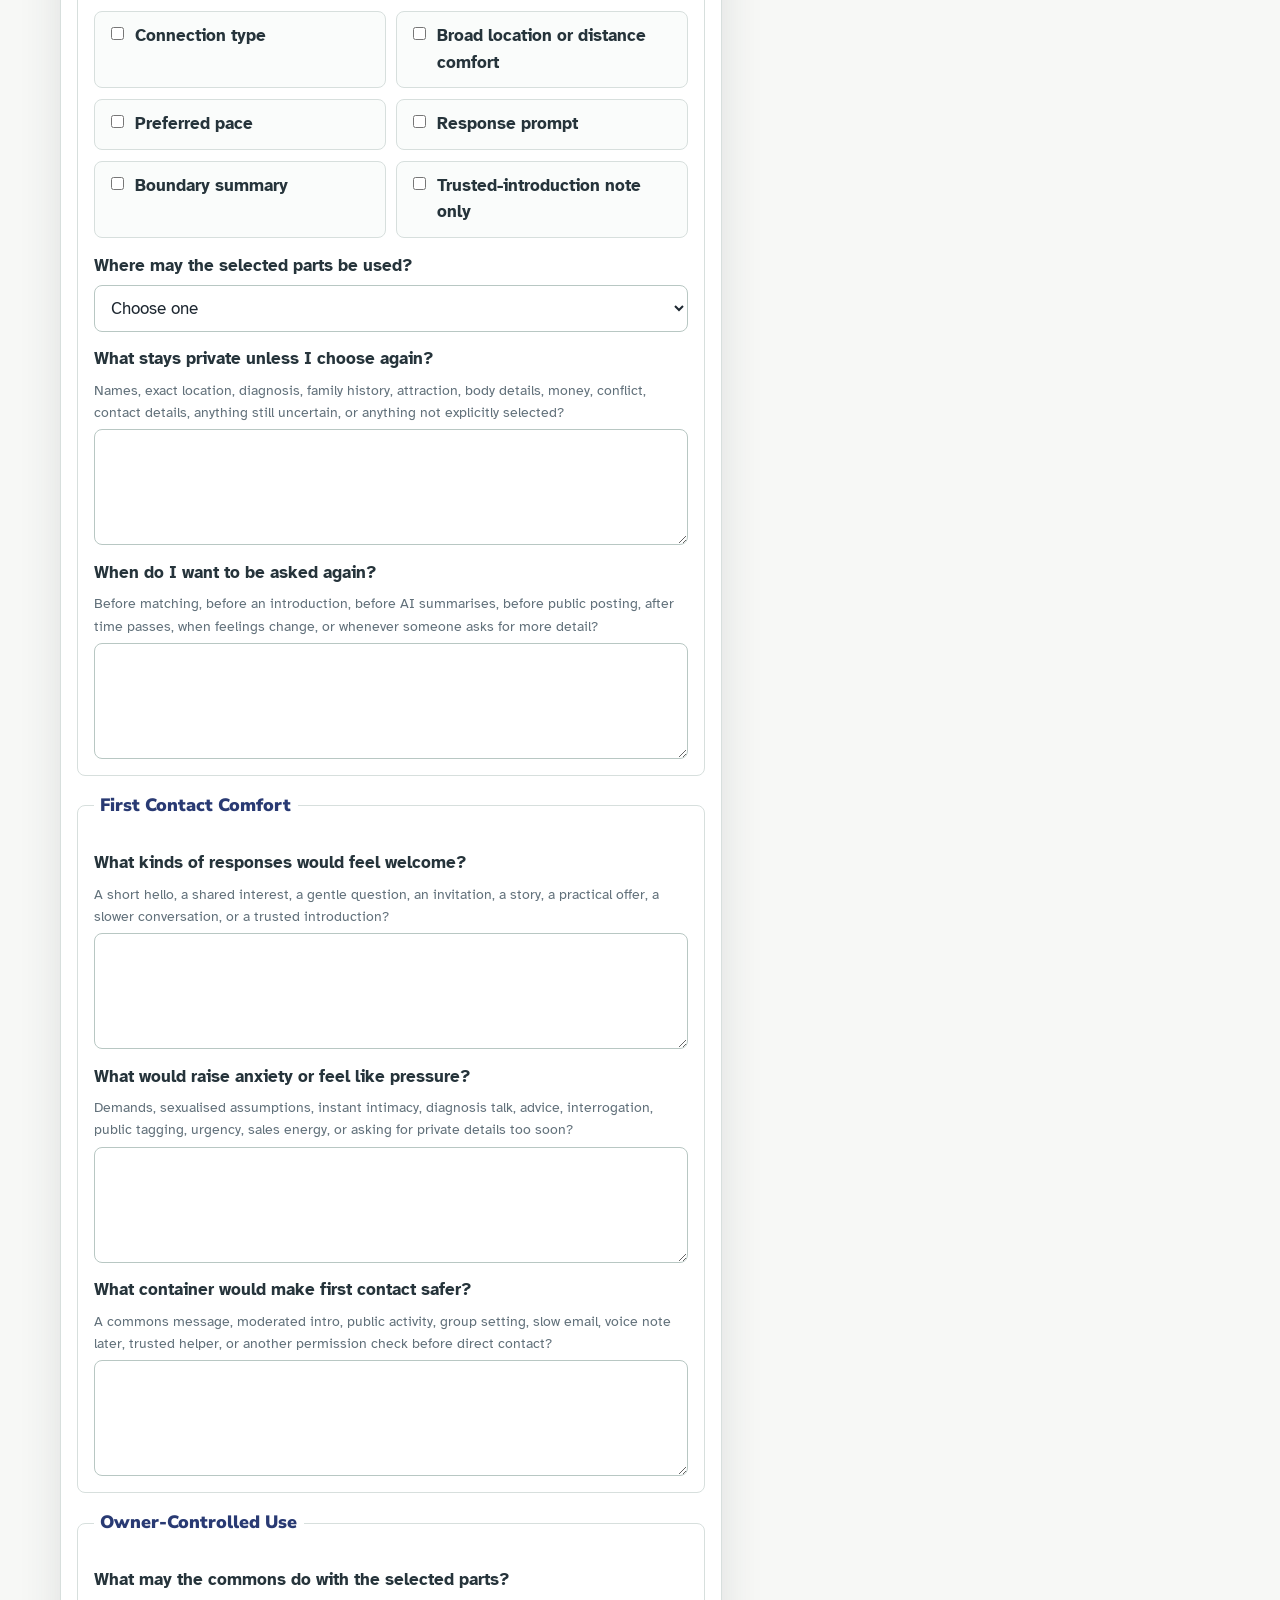
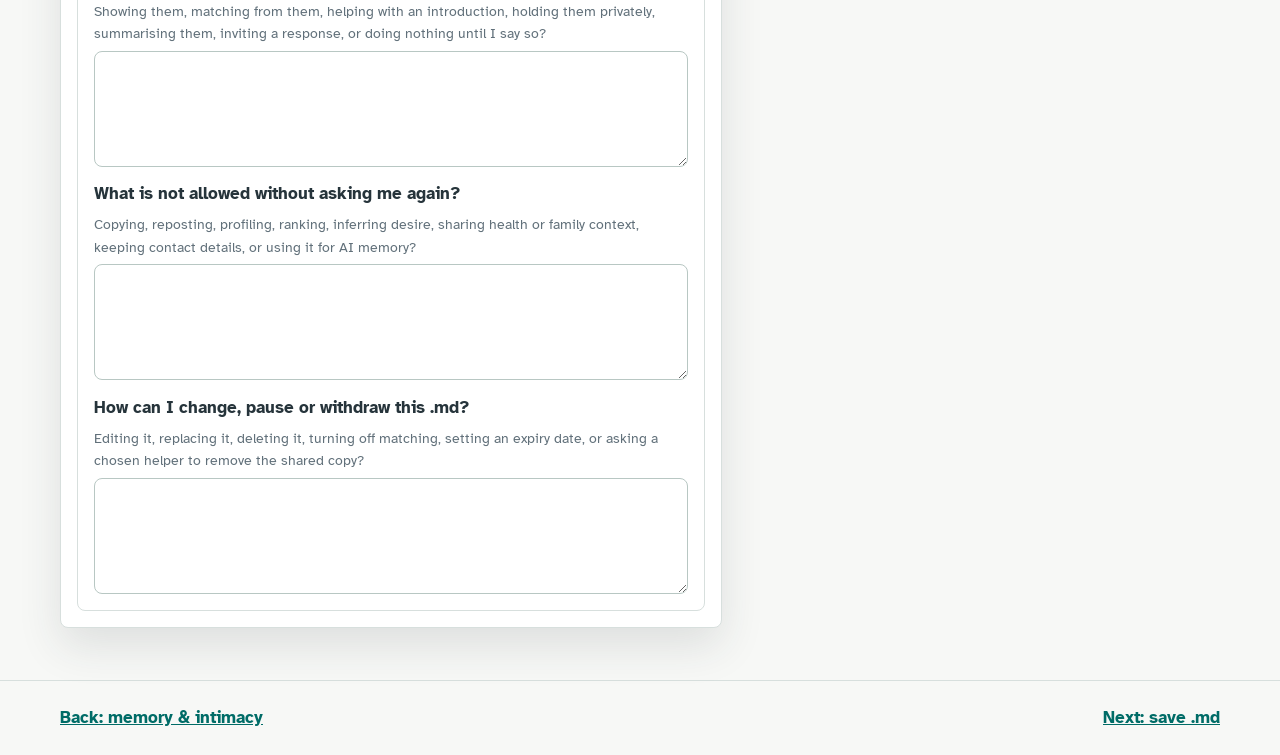
<file: noticeboards.html>
<!doctype html>
<html lang="en-AU">
  <head>
    <meta charset="utf-8">
    <meta name="viewport" content="width=device-width, initial-scale=1">
    <meta name="description" content="Build an owner-controlled public bridge Markdown file for people seeking connection through a commons with self-managed permissions.">
    <title>Public Bridge | Grey Area Commons</title>
    <link rel="preconnect" href="https://fonts.googleapis.com">
    <link rel="preconnect" href="https://fonts.gstatic.com" crossorigin>
    <link href="https://fonts.googleapis.com/css2?family=Atkinson+Hyperlegible:wght@400;700&family=Nunito+Sans:wght@700;800;900&display=swap" rel="stylesheet">
    <link rel="stylesheet" href="assets/styles.css">
    <link rel="icon" href="assets/favicon.svg" type="image/svg+xml">
  <link rel="shortcut icon" href="assets/favicon.ico" type="image/x-icon">
</head>
  <body>
    <a class="skip-link" href="#main">Skip to content</a>
    <header class="site-header">
      <nav class="nav" aria-label="Main navigation">
        <a class="brand-mark" href="index.html"><span>Grey Area</span><strong>Commons</strong></a>
        <button class="nav-toggle" type="button" aria-expanded="false" aria-controls="nav-links">Menu</button>
        <div class="nav-links" id="nav-links">
          <a href="index.html">Home</a>
          <a href="aura-profile.html">Ease In</a>
          <a href="connections.html">Loving Questions</a>
          <a href="permissions.html">Sharing Layers</a>
          <a href="higher-minds.html">Gentle AI</a>
          <a href="clinical-pathway.html">Memory &amp; Intimacy</a>
          <a aria-current="page" href="noticeboards.html">Public Bridge</a>
          <a href="export.html">Save .md</a>
        </div>
      </nav>
    </header>

    <main id="main" class="builder-page" data-builder="noticeboards">
      <section class="page-hero">
        <div class="container narrow">
          <h1>Public Bridge</h1>
          <p>For people seeking connection after self-reflection. You keep control of your own `.md` files and choose which pieces, if any, can become a low-pressure commons signal.</p>
        </div>
      </section>
      <section class="section">
        <div class="container builder-layout">
          <div class="form-shell">
            <div class="boundary-note">
              <strong>You control the file.</strong>
              <span>The commons can only use the selected parts you choose, for the purposes and visibility you name. Nothing here is permission to copy, infer or keep more.</span>
            </div>
            <form class="builder-form" data-builder-form></form>
          </div>
          <aside class="output-panel">
            <label for="markdownOutput">Generated Markdown</label>
            <textarea id="markdownOutput" class="markdown-output" spellcheck="false" data-markdown-output></textarea>
            <div class="builder-actions">
              <button class="button primary" type="button" data-download-md>Download .md</button>
              <button class="button secondary" type="button" data-copy-md>Copy</button>
              <button class="button danger" type="button" data-clear-builder>Clear this page</button>
            </div>
            <p class="status" aria-live="polite" data-status></p>
          </aside>
        </div>
      </section>
    </main>

    <footer class="site-footer"><div class="container footer-grid"><a href="clinical-pathway.html">Back: memory &amp; intimacy</a><a href="export.html">Next: save .md</a></div></footer>
    <script src="assets/site.js?v=20260517-hint-map"></script>
  </body>
</html>
</file>
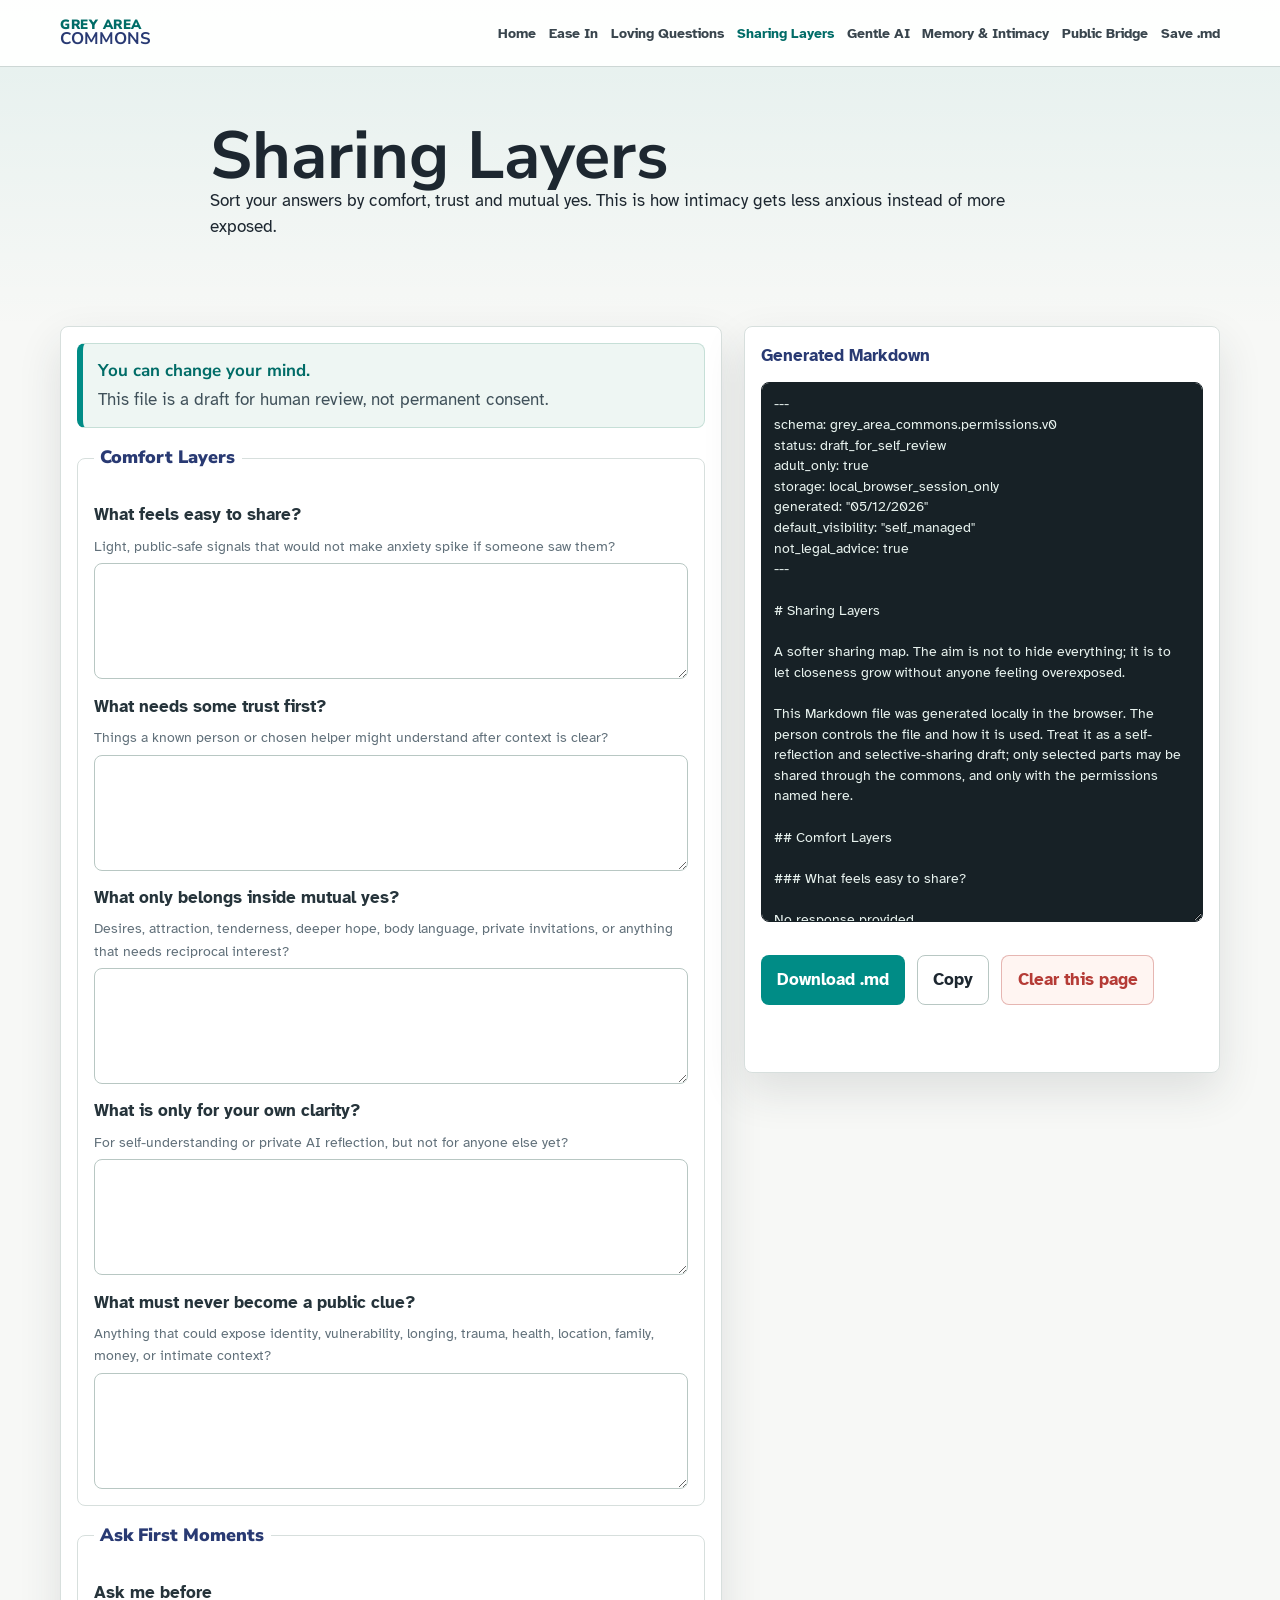
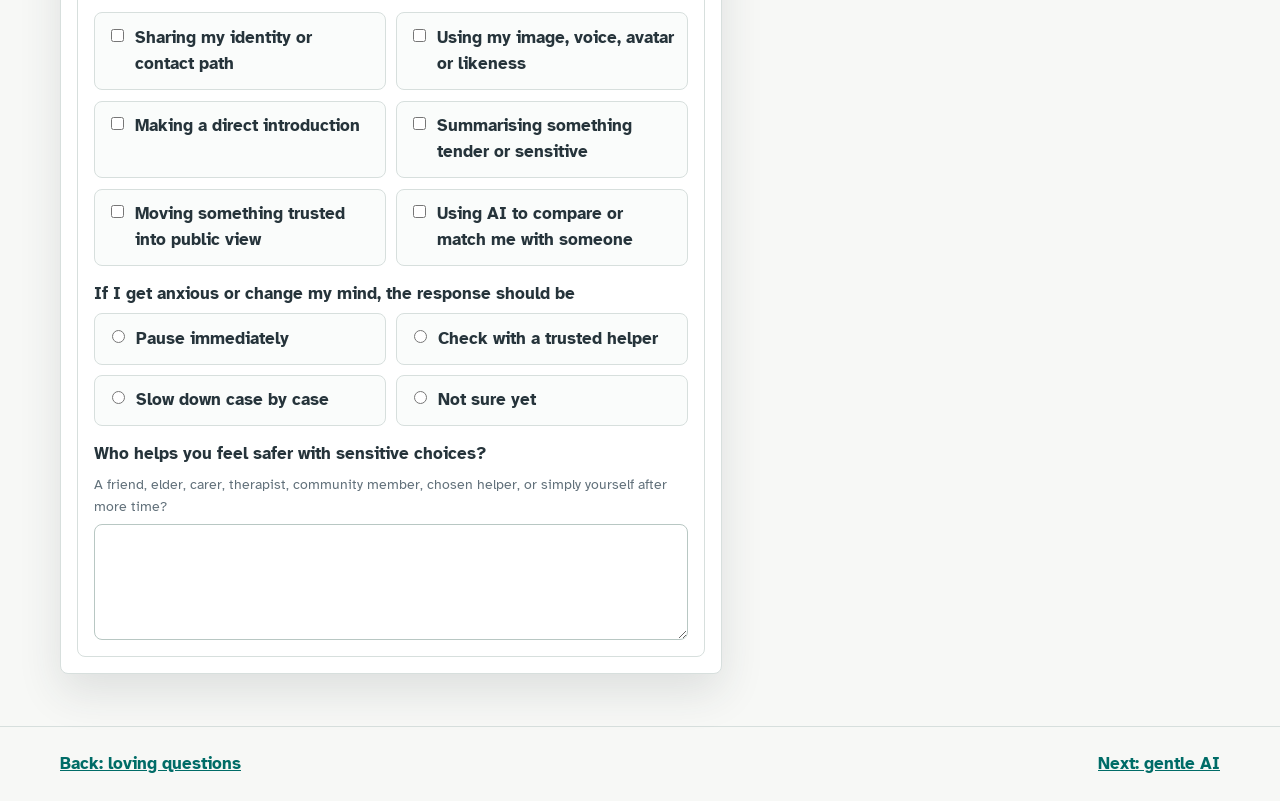
<file: permissions.html>
<!doctype html>
<html lang="en-AU">
  <head>
    <meta charset="utf-8">
    <meta name="viewport" content="width=device-width, initial-scale=1">
    <meta name="description" content="Build a self-managed permissions Markdown file for privacy-preserving adult connection.">
    <title>Sharing Layers | Grey Area Commons</title>
    <link rel="preconnect" href="https://fonts.googleapis.com">
    <link rel="preconnect" href="https://fonts.gstatic.com" crossorigin>
    <link href="https://fonts.googleapis.com/css2?family=Atkinson+Hyperlegible:wght@400;700&family=Nunito+Sans:wght@700;800;900&display=swap" rel="stylesheet">
    <link rel="stylesheet" href="assets/styles.css">
    <link rel="icon" href="assets/favicon.svg" type="image/svg+xml">
  <link rel="shortcut icon" href="assets/favicon.ico" type="image/x-icon">
</head>
  <body>
    <a class="skip-link" href="#main">Skip to content</a>
    <header class="site-header">
      <nav class="nav" aria-label="Main navigation">
        <a class="brand-mark" href="index.html"><span>Grey Area</span><strong>Commons</strong></a>
        <button class="nav-toggle" type="button" aria-expanded="false" aria-controls="nav-links">Menu</button>
        <div class="nav-links" id="nav-links">
          <a href="index.html">Home</a>
          <a href="aura-profile.html">Ease In</a>
          <a href="connections.html">Loving Questions</a>
          <a aria-current="page" href="permissions.html">Sharing Layers</a>
          <a href="higher-minds.html">Gentle AI</a>
          <a href="clinical-pathway.html">Memory &amp; Intimacy</a>
          <a href="noticeboards.html">Public Bridge</a>
          <a href="export.html">Save .md</a>
        </div>
      </nav>
    </header>

    <main id="main" class="builder-page" data-builder="permissions">
      <section class="page-hero">
        <div class="container narrow">
          <h1>Sharing Layers</h1>
          <p>Sort your answers by comfort, trust and mutual yes. This is how intimacy gets less anxious instead of more exposed.</p>
        </div>
      </section>
      <section class="section">
        <div class="container builder-layout">
          <div class="form-shell">
            <div class="boundary-note">
              <strong>You can change your mind.</strong>
              <span>This file is a draft for human review, not permanent consent.</span>
            </div>
            <form class="builder-form" data-builder-form></form>
          </div>
          <aside class="output-panel">
            <label for="markdownOutput">Generated Markdown</label>
            <textarea id="markdownOutput" class="markdown-output" spellcheck="false" data-markdown-output></textarea>
            <div class="builder-actions">
              <button class="button primary" type="button" data-download-md>Download .md</button>
              <button class="button secondary" type="button" data-copy-md>Copy</button>
              <button class="button danger" type="button" data-clear-builder>Clear this page</button>
            </div>
            <p class="status" aria-live="polite" data-status></p>
          </aside>
        </div>
      </section>
    </main>

    <footer class="site-footer"><div class="container footer-grid"><a href="connections.html">Back: loving questions</a><a href="higher-minds.html">Next: gentle AI</a></div></footer>
    <script src="assets/site.js?v=20260517-hint-map"></script>
  </body>
</html>
</file>
<file: assets/styles.css>
:root {
  --page: #f7f8f6;
  --surface: #ffffff;
  --surface-2: #eef6f3;
  --ink: #1d2730;
  --muted: #61707a;
  --line: #d7dfdd;
  --line-strong: #b8c7c3;
  --teal: #008c86;
  --teal-dark: #006c67;
  --coral: #d15c4a;
  --gold: #b88400;
  --indigo: #293a73;
  --green: #34785d;
  --danger: #b53b36;
  --shadow: 0 18px 44px rgba(38, 52, 58, 0.12);
  --heading: "Nunito Sans", "Atkinson Hyperlegible", Arial, sans-serif;
  --body: "Atkinson Hyperlegible", Arial, sans-serif;
}

* {
  box-sizing: border-box;
}

html {
  scroll-behavior: smooth;
}

body {
  margin: 0;
  background:
    linear-gradient(180deg, rgba(0, 140, 134, 0.08), rgba(247, 248, 246, 0) 330px),
    var(--page);
  color: var(--ink);
  font-family: var(--body);
  font-size: 17px;
  line-height: 1.55;
}

a {
  color: var(--teal-dark);
}

code,
pre {
  font-family: "SFMono-Regular", Consolas, "Liberation Mono", monospace;
}

button,
input,
select,
textarea {
  font: inherit;
}

button {
  cursor: pointer;
}

.skip-link {
  background: var(--ink);
  color: #fff;
  left: 1rem;
  padding: 0.65rem 0.9rem;
  position: absolute;
  top: -4rem;
  z-index: 50;
}

.skip-link:focus {
  top: 1rem;
}

.container {
  margin: 0 auto;
  width: min(1160px, calc(100% - 32px));
}

.container.narrow {
  width: min(860px, calc(100% - 32px));
}

.site-header {
  background: rgba(255, 255, 255, 0.94);
  border-bottom: 1px solid rgba(184, 199, 195, 0.7);
  position: sticky;
  top: 0;
  z-index: 20;
}

.nav {
  align-items: center;
  display: flex;
  gap: 1rem;
  justify-content: space-between;
  margin: 0 auto;
  min-height: 66px;
  width: min(1160px, calc(100% - 32px));
}

.brand-mark {
  color: var(--ink);
  display: grid;
  font-family: var(--heading);
  font-weight: 900;
  line-height: 0.92;
  text-decoration: none;
  text-transform: uppercase;
}

.brand-mark span {
  color: var(--teal-dark);
  font-size: 0.84rem;
  letter-spacing: 0.04em;
}

.brand-mark strong {
  color: var(--indigo);
  font-size: 1.05rem;
  letter-spacing: 0;
}

.nav-links {
  align-items: center;
  display: flex;
  flex-wrap: wrap;
  gap: 0.8rem;
  justify-content: flex-end;
}

.nav-links a {
  color: #39454d;
  font-size: 0.9rem;
  font-weight: 800;
  text-decoration: none;
}

.nav-links a:hover,
.nav-links a:focus,
.nav-links a[aria-current="page"] {
  color: var(--teal-dark);
}

.nav-toggle {
  background: var(--surface);
  border: 1px solid var(--line-strong);
  border-radius: 8px;
  color: var(--ink);
  display: none;
  font-weight: 800;
  min-height: 38px;
  padding: 0.45rem 0.7rem;
}

.hero {
  padding: 72px 0 38px;
}

.hero-grid {
  align-items: center;
  display: grid;
  gap: 38px;
  grid-template-columns: minmax(0, 1.08fr) minmax(320px, 0.92fr);
}

h1,
h2,
h3,
legend {
  font-family: var(--heading);
  letter-spacing: 0;
}

h1 {
  color: var(--ink);
  font-size: clamp(2.75rem, 7vw, 6.2rem);
  line-height: 0.94;
  margin: 0;
  max-width: 820px;
}

.page-hero h1 {
  font-size: clamp(2.25rem, 5.2vw, 4.8rem);
}

h2 {
  font-size: clamp(1.55rem, 3vw, 2.4rem);
  line-height: 1.05;
  margin: 0 0 0.8rem;
}

h3 {
  font-size: 1.12rem;
  line-height: 1.2;
  margin: 0 0 0.4rem;
}

p {
  margin: 0 0 1rem;
}

.hero-lede {
  color: #40515a;
  font-size: clamp(1.05rem, 2vw, 1.28rem);
  margin-top: 1.2rem;
  max-width: 720px;
}

.hero-actions,
.builder-actions,
.output-actions {
  display: flex;
  flex-wrap: wrap;
  gap: 0.75rem;
  margin-top: 1.25rem;
}

.button {
  align-items: center;
  border: 1px solid transparent;
  border-radius: 8px;
  display: inline-flex;
  font-weight: 900;
  justify-content: center;
  min-height: 44px;
  padding: 0.68rem 0.95rem;
  text-decoration: none;
}

.button.primary {
  background: var(--teal);
  color: #fff;
}

.button.secondary {
  background: var(--surface);
  border-color: var(--line-strong);
  color: var(--ink);
}

.button.danger {
  background: #fff5f2;
  border-color: rgba(181, 59, 54, 0.34);
  color: var(--danger);
}

.button:hover,
.button:focus {
  transform: translateY(-1px);
}

.preview-panel,
.output-panel,
.form-shell,
.export-tools {
  background: var(--surface);
  border: 1px solid var(--line);
  border-radius: 8px;
  box-shadow: var(--shadow);
}

.preview-panel {
  overflow: hidden;
}

.preview-toolbar {
  align-items: center;
  background: var(--ink);
  color: #fff;
  display: flex;
  gap: 1rem;
  justify-content: space-between;
  padding: 0.8rem 0.95rem;
}

.preview-toolbar span {
  font-size: 0.9rem;
}

.preview-toolbar strong {
  background: rgba(255, 255, 255, 0.12);
  border: 1px solid rgba(255, 255, 255, 0.2);
  border-radius: 8px;
  color: #f7d574;
  font-size: 0.78rem;
  padding: 0.24rem 0.48rem;
  text-transform: uppercase;
}

.preview-panel pre {
  color: #243239;
  font-size: clamp(0.78rem, 1.7vw, 0.98rem);
  line-height: 1.45;
  margin: 0;
  overflow: auto;
  padding: 1rem;
  white-space: pre-wrap;
}

.signal-band {
  padding: 12px 0 44px;
}

.signal-grid {
  display: grid;
  gap: 14px;
  grid-template-columns: repeat(3, minmax(0, 1fr));
}

.signal-grid article,
.network-link,
.path-list a,
.export-item {
  background: var(--surface);
  border: 1px solid var(--line);
  border-radius: 8px;
  padding: 1rem;
}

.signal-grid article:nth-child(2) {
  border-top: 4px solid var(--coral);
}

.signal-grid article:nth-child(3) {
  border-top: 4px solid var(--gold);
}

.signal-grid article:first-child {
  border-top: 4px solid var(--teal);
}

.signal-grid p,
.network-link span,
.section-heading p,
.field-hint,
.small-note {
  color: var(--muted);
}

.section {
  padding: 52px 0;
}

.split {
  align-items: start;
  display: grid;
  gap: 32px;
  grid-template-columns: minmax(0, 1fr) minmax(300px, 0.7fr);
}

.path-list {
  display: grid;
  gap: 10px;
}

.path-list a {
  align-items: center;
  color: var(--ink);
  display: grid;
  gap: 0.35rem;
  grid-template-columns: 46px 1fr;
  text-decoration: none;
}

.path-list span {
  align-items: center;
  background: var(--surface-2);
  border-radius: 8px;
  color: var(--teal-dark);
  display: inline-flex;
  font-weight: 900;
  height: 36px;
  justify-content: center;
  width: 36px;
}

.network-section {
  background: var(--surface-2);
  border-top: 1px solid var(--line);
}

.section-heading {
  align-items: end;
  display: grid;
  gap: 1rem;
  grid-template-columns: minmax(0, 0.75fr) minmax(280px, 1fr);
  margin-bottom: 22px;
}

.network-grid {
  display: grid;
  gap: 14px;
  grid-template-columns: repeat(4, minmax(0, 1fr));
}

.network-link {
  color: var(--ink);
  display: grid;
  min-height: 150px;
  text-decoration: none;
}

.network-link strong {
  color: var(--indigo);
  font-family: var(--heading);
  font-size: 1.2rem;
}

.page-hero {
  padding: 58px 0 18px;
}

.builder-layout {
  align-items: start;
  display: grid;
  gap: 22px;
  grid-template-columns: minmax(0, 1fr) minmax(330px, 0.72fr);
}

.export-layout {
  align-items: start;
  display: grid;
  gap: 22px;
  grid-template-columns: minmax(300px, 0.72fr) minmax(0, 1fr);
}

.form-shell,
.export-tools {
  padding: 1rem;
}

.boundary-note {
  align-items: start;
  background: #eef6f3;
  border: 1px solid #c6dfd7;
  border-left: 6px solid var(--teal);
  border-radius: 8px;
  display: grid;
  gap: 0.2rem;
  margin-bottom: 1rem;
  padding: 0.85rem 0.95rem;
}

.boundary-note strong {
  color: var(--teal-dark);
  font-family: var(--heading);
}

.boundary-note span {
  color: #40515a;
}

.boundary-note.clinical {
  background: #fff9ea;
  border-color: #eadaa9;
  border-left-color: var(--gold);
}

.boundary-note.clinical strong {
  color: #7a5600;
}

.boundary-note.tender {
  background: #fff7f0;
  border-color: #efc9b5;
  border-left-color: #c86f53;
}

.boundary-note.tender strong {
  color: #8d412c;
}

.builder-form {
  display: grid;
  gap: 1rem;
}

fieldset {
  border: 1px solid var(--line);
  border-radius: 8px;
  margin: 0;
  padding: 1rem;
}

legend {
  color: var(--indigo);
  font-size: 1.12rem;
  font-weight: 900;
  padding: 0 0.4rem;
}

.field {
  display: grid;
  gap: 0.38rem;
  margin-top: 0.9rem;
}

.field label,
.field-label {
  color: #26343b;
  font-weight: 900;
}

.field-hint {
  font-size: 0.9rem;
  margin: 0;
}

input[type="text"],
input[type="email"],
select,
textarea {
  background: #fff;
  border: 1px solid var(--line-strong);
  border-radius: 8px;
  color: var(--ink);
  min-height: 42px;
  padding: 0.68rem 0.75rem;
  width: 100%;
}

textarea {
  min-height: 116px;
  resize: vertical;
}

input:focus,
select:focus,
textarea:focus,
button:focus,
a:focus {
  outline: 3px solid rgba(0, 140, 134, 0.26);
  outline-offset: 2px;
}

.option-grid {
  display: grid;
  gap: 0.65rem;
  grid-template-columns: repeat(2, minmax(0, 1fr));
}

.option-grid label,
.single-check {
  align-items: start;
  background: #fafcfb;
  border: 1px solid var(--line);
  border-radius: 8px;
  display: flex;
  gap: 0.55rem;
  min-height: 44px;
  padding: 0.72rem;
}

.option-grid input,
.single-check input {
  flex: 0 0 auto;
  margin-top: 0.25rem;
}

.output-panel {
  display: grid;
  gap: 0.8rem;
  padding: 1rem;
  position: sticky;
  top: 84px;
}

.output-panel.wide {
  min-width: 0;
}

.output-panel label {
  color: var(--indigo);
  font-weight: 900;
}

.markdown-output {
  background: #172126;
  border-color: #172126;
  color: #e8f3ef;
  font-size: 0.86rem;
  line-height: 1.5;
  min-height: 540px;
  resize: vertical;
}

.pack-output {
  min-height: 680px;
}

.status {
  color: var(--green);
  font-weight: 900;
  min-height: 1.3em;
}

.export-list {
  display: grid;
  gap: 0.8rem;
  margin: 1rem 0;
}

.export-item {
  display: grid;
  gap: 0.25rem;
}

.export-item strong {
  color: var(--indigo);
  font-family: var(--heading);
}

.export-item span {
  color: var(--muted);
}

.export-item a {
  font-weight: 900;
}

.site-footer {
  border-top: 1px solid var(--line);
  padding: 24px 0;
}

.footer-grid {
  align-items: center;
  display: flex;
  flex-wrap: wrap;
  gap: 1rem;
  justify-content: space-between;
}

.footer-grid p {
  margin: 0;
}

.footer-grid a {
  font-weight: 900;
}

@media (max-width: 920px) {
  .nav {
    align-items: start;
    min-height: 58px;
    padding: 0.6rem 0;
  }

  .nav-toggle {
    display: inline-flex;
  }

  .nav-links {
    background: var(--surface);
    border: 1px solid var(--line);
    border-radius: 8px;
    box-shadow: var(--shadow);
    display: none;
    left: 16px;
    padding: 0.8rem;
    position: absolute;
    right: 16px;
    top: 64px;
  }

  .nav-links.is-open {
    display: grid;
  }

  .hero-grid,
  .split,
  .builder-layout,
  .export-layout,
  .section-heading {
    grid-template-columns: 1fr;
  }

  .signal-grid,
  .network-grid {
    grid-template-columns: repeat(2, minmax(0, 1fr));
  }

  .output-panel {
    position: static;
  }
}

@media (max-width: 640px) {
  body {
    font-size: 16px;
  }

  .hero {
    padding-top: 48px;
  }

  .signal-grid,
  .network-grid,
  .option-grid {
    grid-template-columns: 1fr;
  }

  .button {
    width: 100%;
  }

  .builder-actions {
    width: 100%;
  }

  .markdown-output {
    min-height: 360px;
  }
}
</file>
